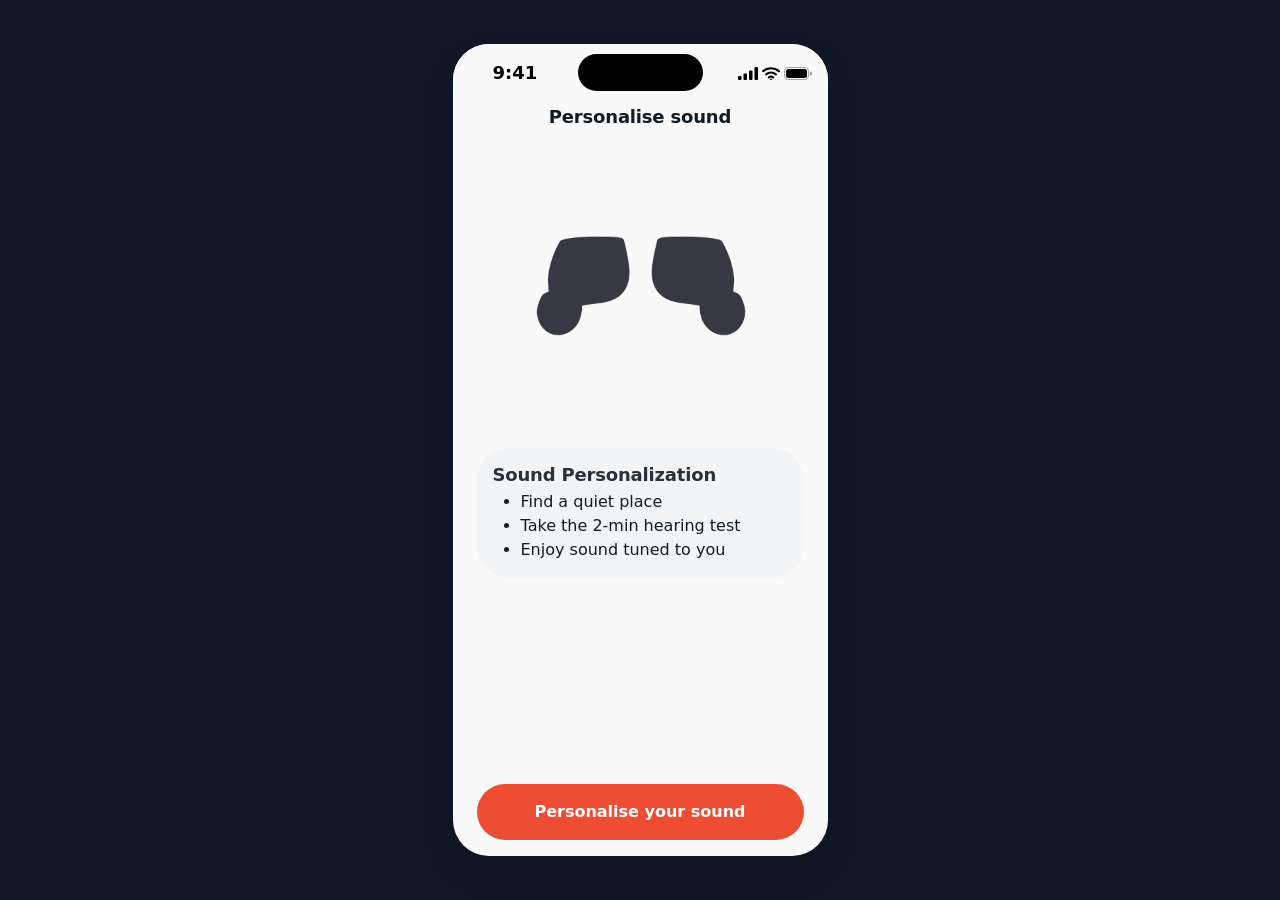
<file: index.html>
<!doctype html>
<html lang="en">
<head>
<meta charset="utf-8">
<meta http-equiv="refresh" content="0; url=./overview.html">
<title>Hearing Test</title>
</head>
<body><a href="./overview.html">Open the hearing test</a></body>
</html>
</file>
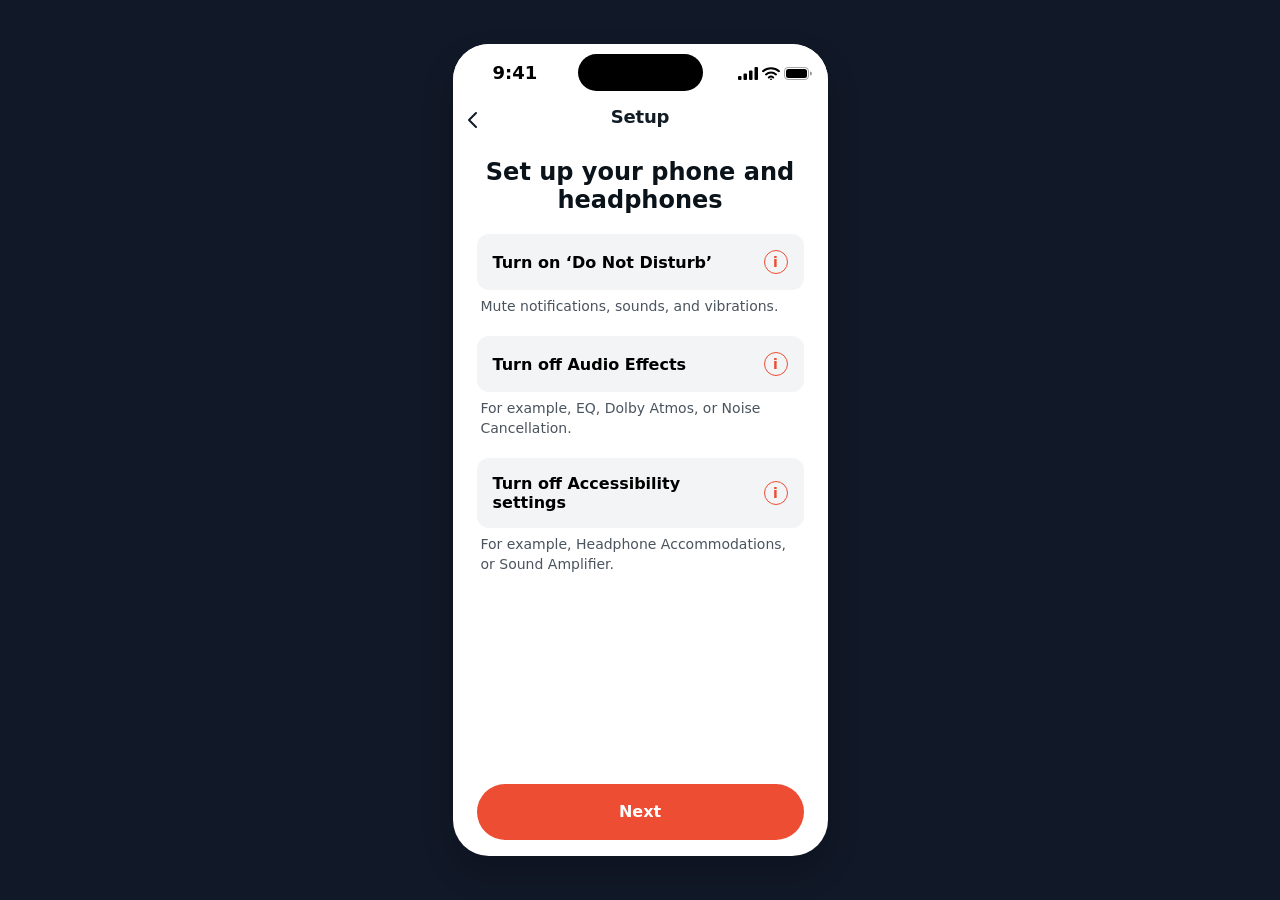
<file: device-setup.html>
<!doctype html>
<html lang="en">
<head>
<meta charset="utf-8">
<meta name="viewport" content="width=device-width,initial-scale=1,viewport-fit=cover">
<title>Set up your phone and headphones</title>
<link rel="icon" href="favicon.ico">
<link rel="stylesheet" href="app.css">
<style>:root{--screen:#FFFFFF;--nav:#FFFFFF}</style>
<style>.setup-row{margin-top:20px}.row{display:flex;align-items:center;width:100%;background:#F2F4F5;border:0;border-radius:12px;padding:16px;cursor:pointer;font-family:inherit;text-align:left;gap:8px}.row .h3{flex:1;font-size:16px}.info{width:24px;height:24px;flex:0 0 24px;border-radius:12px;border:1.5px solid #ED4D33;color:#ED4D33;font-weight:600;display:flex;align-items:center;justify-content:center;font-size:14px}.sub{margin:6px 4px 0}.sheet{position:absolute;inset:0;background:rgba(11,19,26,.5);display:flex;align-items:flex-end;z-index:5}.sheet[hidden]{display:none}.sheetbox{background:#fff;border-radius:24px 24px 0 0;padding:24px;width:100%;min-height:75%;overflow-y:auto}.close{align-self:flex-end;margin-left:auto;display:block;background:none;border:0;font-size:20px;color:#0B131A;cursor:pointer;padding:8px}.body{white-space:pre-line}</style></head>
<body>
<main class="device">
<header class="nav"><div class="sys"><span class="time">9:41</span><span class="icons"><svg width="20" height="13" viewBox="0 0 20 13" aria-hidden="true"><rect x="0" y="9" width="3.5" height="4" rx="1"/><rect x="5.5" y="6.5" width="3.5" height="6.5" rx="1"/><rect x="11" y="3.5" width="3.5" height="9.5" rx="1"/><rect x="16.5" y="0" width="3.5" height="13" rx="1"/></svg><svg width="18" height="13" viewBox="0 0 18 13" fill="none" stroke="#000" stroke-width="2" stroke-linecap="round" aria-hidden="true"><path d="M1 4.2A12 12 0 0 1 17 4.2"/><path d="M4 7.4A7.6 7.6 0 0 1 14 7.4"/><path d="M6.8 10.5A3.4 3.4 0 0 1 11.2 10.5"/><circle cx="9" cy="12.4" r=".9" fill="#000" stroke="none"/></svg><svg width="28" height="13" viewBox="0 0 28 13" aria-hidden="true"><rect x=".5" y=".5" width="24" height="12" rx="3.5" fill="none" stroke="#000" stroke-opacity=".35"/><rect x="2" y="2" width="21" height="9" rx="2.5"/><path d="M26 4.5v4a2 2 0 0 0 0-4z" fill-opacity=".4"/></svg></span><span class="island"></span></div><div class="titlerow"><h1 class="navtitle">Setup</h1><a class="back" href="./quiet-place.html" aria-label="Back"><svg width="24" height="24" viewBox="0 0 24 24" fill="none" stroke="#121C25" stroke-width="2" stroke-linecap="round" stroke-linejoin="round" aria-hidden="true"><path d="M15 5 8 12l7 7"/></svg></a></div></header><div class="content"><h2 class="h2 center">Set up your phone and headphones</h2><div class="setup-row"><button class="row" data-sheet="0"><span class="h3">Turn on ‘Do Not Disturb’</span><span class="info">i</span></button><p class="p2 sub">Mute notifications, sounds, and vibrations.</p></div><div class="setup-row"><button class="row" data-sheet="1"><span class="h3">Turn off Audio Effects</span><span class="info">i</span></button><p class="p2 sub">For example, EQ, Dolby Atmos, or Noise Cancellation.</p></div><div class="setup-row"><button class="row" data-sheet="2"><span class="h3">Turn off Accessibility settings</span><span class="info">i</span></button><p class="p2 sub">For example, Headphone Accommodations, or Sound Amplifier.</p></div></div><div class="bottom"><a class="btn" href="./practice.html">Next</a></div><section class="sheet" id="sheet0" hidden><div class="sheetbox"><button class="close" aria-label="Close">✕</button><h2 class="h2">Turn on ‘Do Not Disturb’</h2><p class="p1 mt16 body">Turning on Do Not Disturb mode minimizes distractions from notifications, calls, or alerts, ensuring accurate results and a smoother testing experience.

To find the ‘Do Not Disturb’ on your phone, follow these steps:

1. Open the search function on your phone.
2. Type ‘Do Not Disturb’ in the search bar.
3. The system will display the relevant option for you to enable the feature.</p></div></section><section class="sheet" id="sheet1" hidden><div class="sheetbox"><button class="close" aria-label="Close">✕</button><h2 class="h2">Turn off Audio Effects</h2><p class="p1 mt16 body">Audio Effects can affect sound quality and accuracy. We recommend disabling these features while performing the test, including those on your phone and headphones.

Some of these settings may be enabled by default. Refer to your device’s manual for more information.

Popular Audio Effects
• EQ (Equalizer)
• Dolby Atmos
• Spatial Audio
• Noise Cancellation
• Transparency
• Adaptive Audio
• Bass Boost & Surrounds Sound
• LDAC</p></div></section><section class="sheet" id="sheet2" hidden><div class="sheetbox"><button class="close" aria-label="Close">✕</button><h2 class="h2">Turn off Accessibility settings</h2><p class="p1 mt16 body">Accessibility settings can affect sound quality and accuracy. We recommend disabling these features while performing the test, including those on your phone and headphones.

Some of these settings may be enabled by default. Refer to your device’s manual for more information.

Popular Accessibility settings
• Headphones Accommodations
• Background Sounds
• Mono Audio
• Balance
• Volume Limit / Reduce Loud Audio
• Adapt Sound
• Sound Amplifier</p></div></section>
</main>
<script>

document.querySelectorAll('[data-sheet]').forEach(function(btn){
  btn.addEventListener('click',function(){
    document.getElementById('sheet'+btn.dataset.sheet).hidden=false;});});
document.querySelectorAll('.sheet').forEach(function(sheet){
  sheet.addEventListener('click',function(e){
    if(e.target===sheet||e.target.classList.contains('close'))sheet.hidden=true;});});

</script>
</body>
</html>
</file>
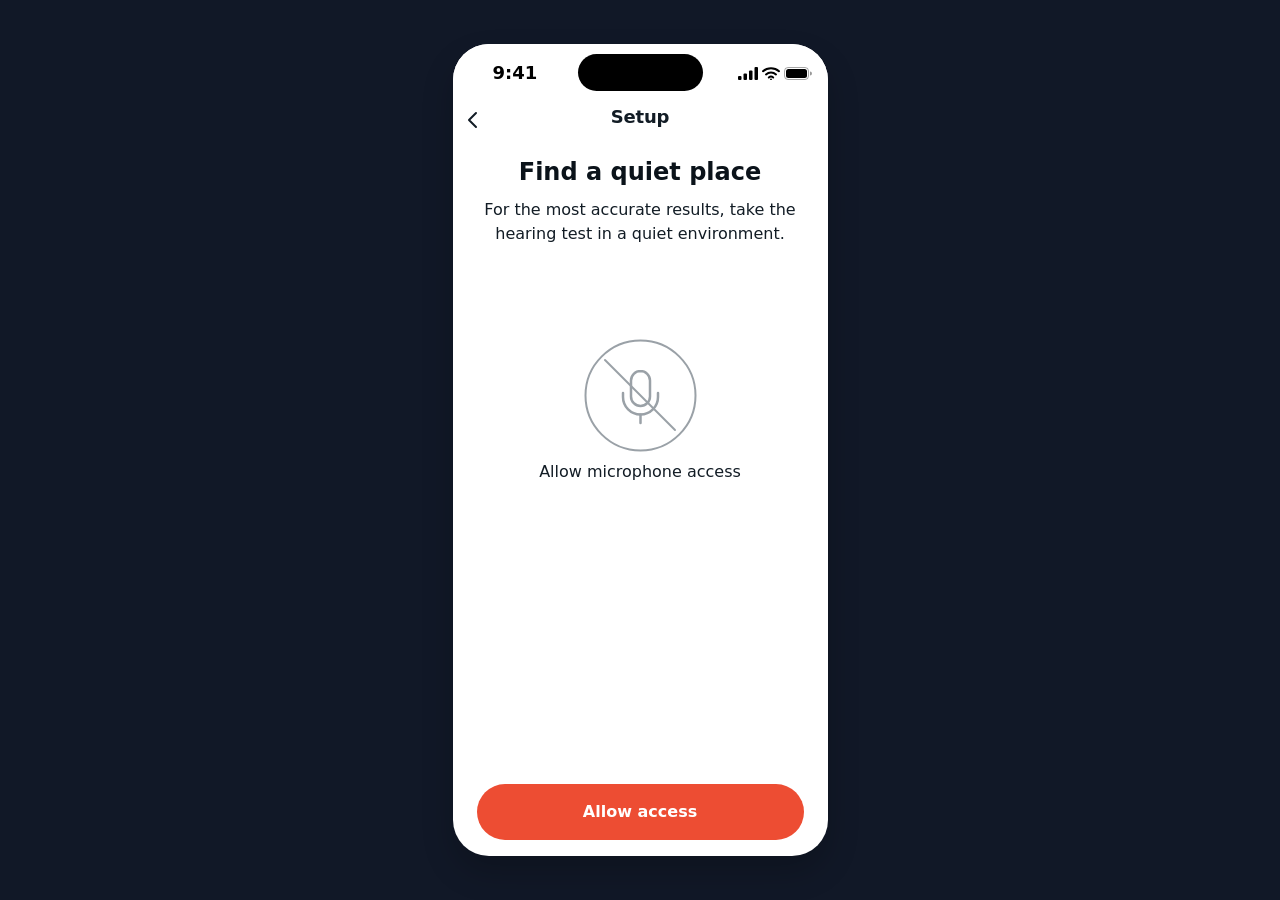
<file: microphone-access.html>
<!doctype html>
<html lang="en">
<head>
<meta charset="utf-8">
<meta name="viewport" content="width=device-width,initial-scale=1,viewport-fit=cover">
<title>Find a quiet place</title>
<link rel="icon" href="favicon.ico">
<link rel="stylesheet" href="app.css">
<style>:root{--screen:#FFFFFF;--nav:#FFFFFF}</style>
<style>.perm{margin-top:93px;display:flex;flex-direction:column;align-items:center}</style></head>
<body>
<main class="device">
<header class="nav"><div class="sys"><span class="time">9:41</span><span class="icons"><svg width="20" height="13" viewBox="0 0 20 13" aria-hidden="true"><rect x="0" y="9" width="3.5" height="4" rx="1"/><rect x="5.5" y="6.5" width="3.5" height="6.5" rx="1"/><rect x="11" y="3.5" width="3.5" height="9.5" rx="1"/><rect x="16.5" y="0" width="3.5" height="13" rx="1"/></svg><svg width="18" height="13" viewBox="0 0 18 13" fill="none" stroke="#000" stroke-width="2" stroke-linecap="round" aria-hidden="true"><path d="M1 4.2A12 12 0 0 1 17 4.2"/><path d="M4 7.4A7.6 7.6 0 0 1 14 7.4"/><path d="M6.8 10.5A3.4 3.4 0 0 1 11.2 10.5"/><circle cx="9" cy="12.4" r=".9" fill="#000" stroke="none"/></svg><svg width="28" height="13" viewBox="0 0 28 13" aria-hidden="true"><rect x=".5" y=".5" width="24" height="12" rx="3.5" fill="none" stroke="#000" stroke-opacity=".35"/><rect x="2" y="2" width="21" height="9" rx="2.5"/><path d="M26 4.5v4a2 2 0 0 0 0-4z" fill-opacity=".4"/></svg></span><span class="island"></span></div><div class="titlerow"><h1 class="navtitle">Setup</h1><a class="back" href="./overview.html" aria-label="Back"><svg width="24" height="24" viewBox="0 0 24 24" fill="none" stroke="#121C25" stroke-width="2" stroke-linecap="round" stroke-linejoin="round" aria-hidden="true"><path d="M15 5 8 12l7 7"/></svg></a></div></header><div class="content"><h2 class="h2 center">Find a quiet place</h2><p class="p1 center mt12">For the most accurate results, take the hearing test in a quiet environment.</p><div class="perm"><svg width="113" height="113" viewBox="0 0 113 113" fill="none" stroke="#9AA1A7" aria-hidden="true"><circle cx="56.5" cy="56.5" r="55" stroke-width="2"/><path d="M56.5 32c-5.2 0-9.5 4.3-9.5 9.5v16c0 5.2 4.3 9.5 9.5 9.5s9.5-4.3 9.5-9.5v-16c0-5.2-4.3-9.5-9.5-9.5z" stroke-width="2.5"/><path d="M39 54v4c0 9.7 7.8 17.5 17.5 17.5S74 67.7 74 58v-4" stroke-width="2.5" stroke-linecap="round"/><path d="M56.5 75.5V84" stroke-width="2.5" stroke-linecap="round"/><path d="M21 21 91 91" stroke-width="2" stroke-linecap="round"/></svg><p class="p1 mt8">Allow microphone access</p></div></div><div class="bottom"><a class="btn" href="./quiet-place.html">Allow access</a></div>
</main>
</body>
</html>
</file>
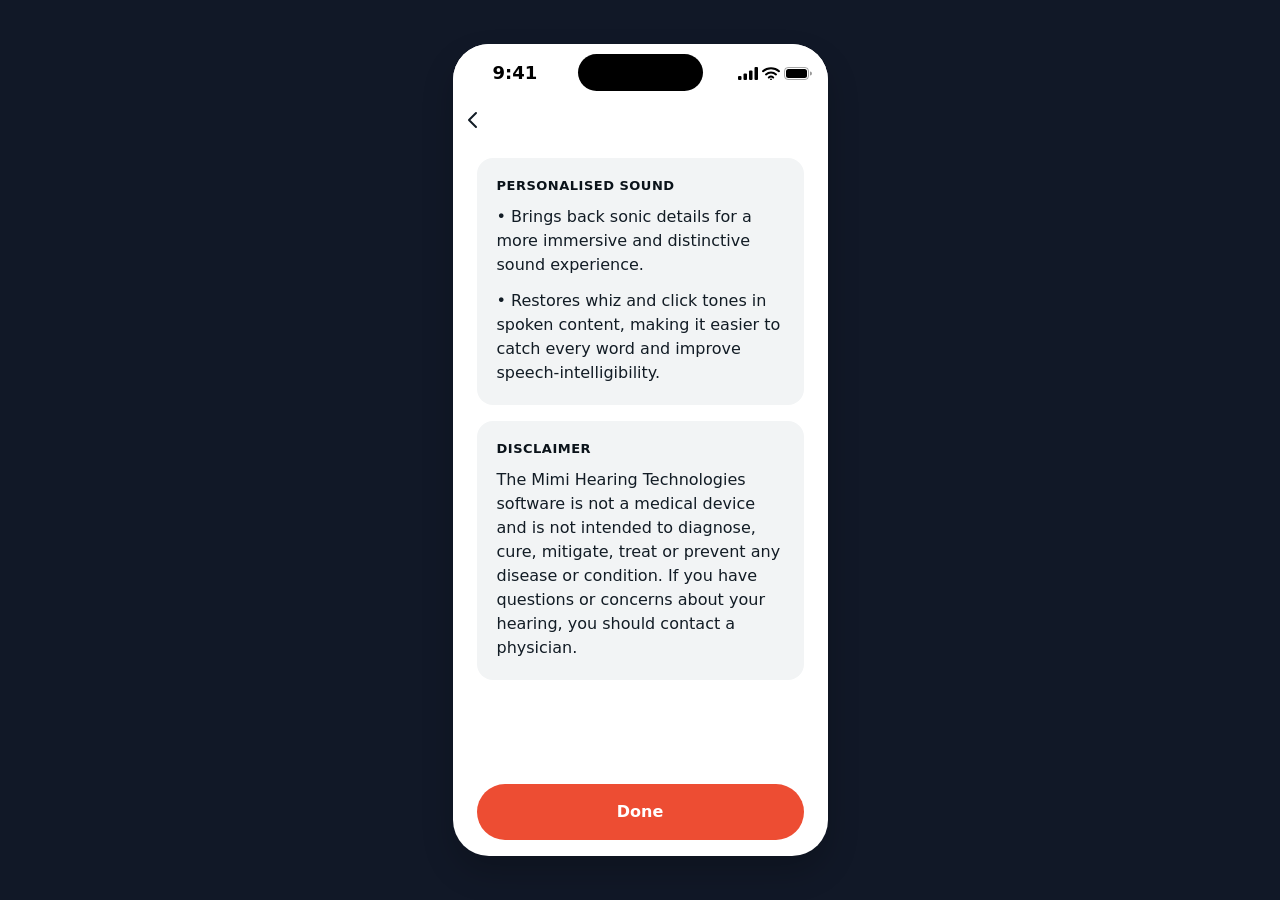
<file: more-info.html>
<!doctype html>
<html lang="en">
<head>
<meta charset="utf-8">
<meta name="viewport" content="width=device-width,initial-scale=1,viewport-fit=cover">
<title>More about hearing test</title>
<link rel="icon" href="favicon.ico">
<link rel="stylesheet" href="app.css">
<style>:root{--screen:#FFFFFF;--nav:#FFFFFF}</style>
<style>.infocard{background:#F2F4F5;border-radius:16px;padding:20px}.cardlabel{margin:0;font-size:13px;font-weight:700;letter-spacing:.5px;color:#0B131A}</style></head>
<body>
<main class="device">
<header class="nav"><div class="sys"><span class="time">9:41</span><span class="icons"><svg width="20" height="13" viewBox="0 0 20 13" aria-hidden="true"><rect x="0" y="9" width="3.5" height="4" rx="1"/><rect x="5.5" y="6.5" width="3.5" height="6.5" rx="1"/><rect x="11" y="3.5" width="3.5" height="9.5" rx="1"/><rect x="16.5" y="0" width="3.5" height="13" rx="1"/></svg><svg width="18" height="13" viewBox="0 0 18 13" fill="none" stroke="#000" stroke-width="2" stroke-linecap="round" aria-hidden="true"><path d="M1 4.2A12 12 0 0 1 17 4.2"/><path d="M4 7.4A7.6 7.6 0 0 1 14 7.4"/><path d="M6.8 10.5A3.4 3.4 0 0 1 11.2 10.5"/><circle cx="9" cy="12.4" r=".9" fill="#000" stroke="none"/></svg><svg width="28" height="13" viewBox="0 0 28 13" aria-hidden="true"><rect x=".5" y=".5" width="24" height="12" rx="3.5" fill="none" stroke="#000" stroke-opacity=".35"/><rect x="2" y="2" width="21" height="9" rx="2.5"/><path d="M26 4.5v4a2 2 0 0 0 0-4z" fill-opacity=".4"/></svg></span><span class="island"></span></div><div class="titlerow"><span class="navtitle"></span><button class="back" aria-label="Back" onclick="history.back()"><svg width="24" height="24" viewBox="0 0 24 24" fill="none" stroke="#121C25" stroke-width="2" stroke-linecap="round" stroke-linejoin="round" aria-hidden="true"><path d="M15 5 8 12l7 7"/></svg></button></div></header><div class="content"><section class="infocard"><h2 class="cardlabel">PERSONALISED SOUND</h2><p class="p1 mt12">• Brings back sonic details for a more immersive and distinctive sound experience.</p><p class="p1 mt12">• Restores whiz and click tones in spoken content, making it easier to catch every word and improve speech-intelligibility.</p></section><section class="infocard mt16"><h2 class="cardlabel">DISCLAIMER</h2><p class="p1 mt12">The Mimi Hearing Technologies software is not a medical device and is not intended to diagnose, cure, mitigate, treat or prevent any disease or condition. If you have questions or concerns about your hearing, you should contact a physician.</p></section></div><div class="bottom"><button class="btn" onclick="history.back()">Done</button></div>
</main>
</body>
</html>
</file>
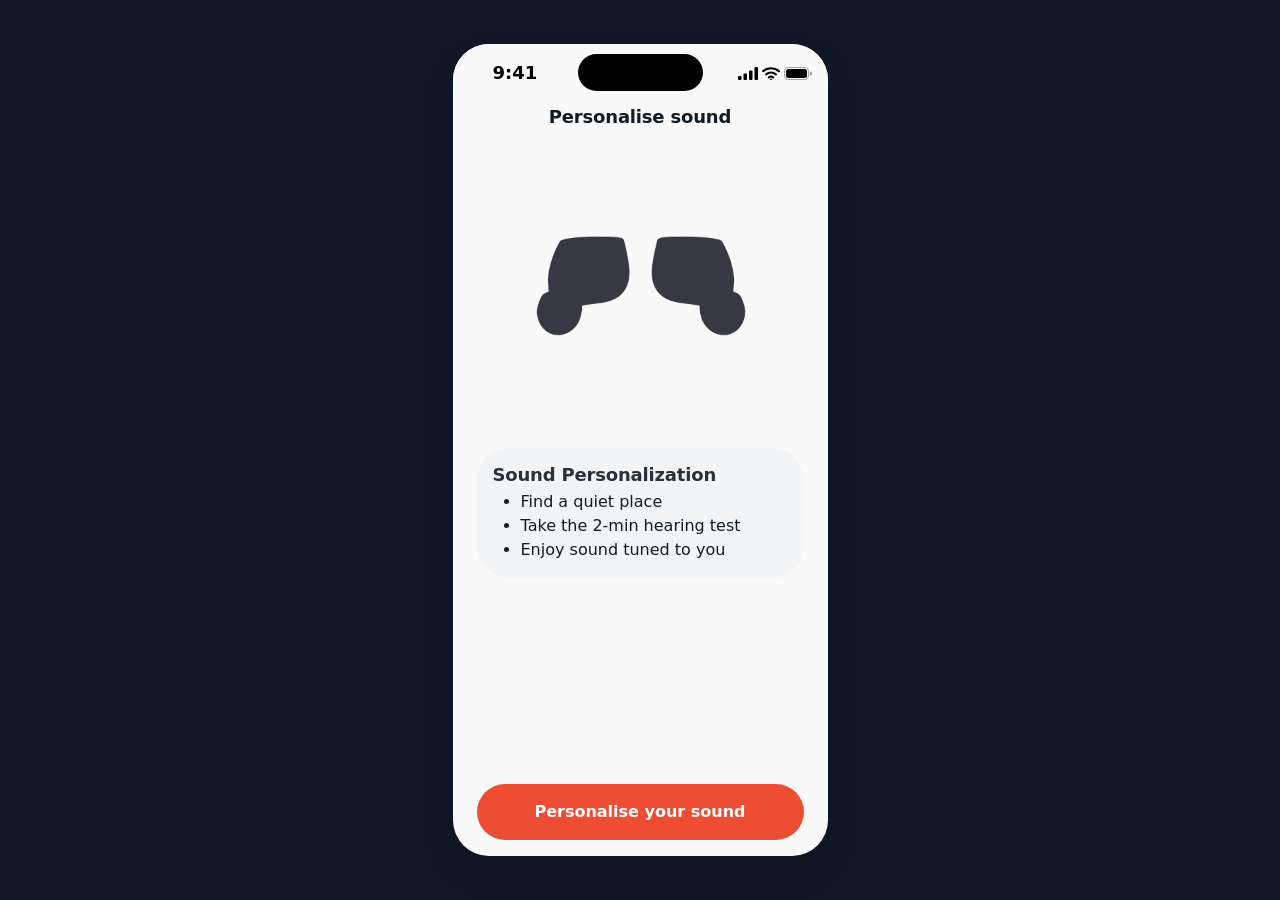
<file: overview.html>
<!doctype html>
<html lang="en">
<head>
<meta charset="utf-8">
<meta name="viewport" content="width=device-width,initial-scale=1,viewport-fit=cover">
<title>Personalise sound</title>
<link rel="icon" href="favicon.ico">
<link rel="stylesheet" href="app.css">
<style>:root{--screen:#F9F9F9;--nav:#F9F9F9}</style>
<style>.hero{height:298px;display:flex;justify-content:center;flex:0 0 auto}.vis{width:375px;height:298px;position:relative}.vis video{position:absolute;left:36.87px;top:.59px;width:301.25px;height:296.48px;object-fit:cover;pointer-events:none;mix-blend-mode:darken}.bud{position:absolute;top:83.76px}.bud.l{left:77.21px;width:100.75px;height:117.8px}.bud.r{left:198.1px;width:98.98px;height:117.8px}.cardwrap{padding:8px 24px;flex:0 0 auto}.card{background:#F2F4F5;border-radius:32px;padding:16px}.cardtitle{margin:0;font-size:18px;font-weight:600;line-height:1.2;letter-spacing:-.18px;color:#121D26;opacity:.9}.steps{margin:4px 0 0;padding-left:28px;list-style:disc}.steps li{font-size:16px;line-height:24px;color:#121C25}</style></head>
<body>
<main class="device">
<header class="nav"><div class="sys"><span class="time">9:41</span><span class="icons"><svg width="20" height="13" viewBox="0 0 20 13" aria-hidden="true"><rect x="0" y="9" width="3.5" height="4" rx="1"/><rect x="5.5" y="6.5" width="3.5" height="6.5" rx="1"/><rect x="11" y="3.5" width="3.5" height="9.5" rx="1"/><rect x="16.5" y="0" width="3.5" height="13" rx="1"/></svg><svg width="18" height="13" viewBox="0 0 18 13" fill="none" stroke="#000" stroke-width="2" stroke-linecap="round" aria-hidden="true"><path d="M1 4.2A12 12 0 0 1 17 4.2"/><path d="M4 7.4A7.6 7.6 0 0 1 14 7.4"/><path d="M6.8 10.5A3.4 3.4 0 0 1 11.2 10.5"/><circle cx="9" cy="12.4" r=".9" fill="#000" stroke="none"/></svg><svg width="28" height="13" viewBox="0 0 28 13" aria-hidden="true"><rect x=".5" y=".5" width="24" height="12" rx="3.5" fill="none" stroke="#000" stroke-opacity=".35"/><rect x="2" y="2" width="21" height="9" rx="2.5"/><path d="M26 4.5v4a2 2 0 0 0 0-4z" fill-opacity=".4"/></svg></span><span class="island"></span></div><div class="titlerow"><h1 class="navtitle">Personalise sound</h1></div></header><div class="content flush"><div class="hero"><div class="vis"><video src="./assets/video/hearing-profile-loop.mp4" autoplay loop muted playsinline aria-hidden="true"></video><img class="bud l" src="./assets/images/earbud-left.png" alt=""><img class="bud r" src="./assets/images/earbud-right.png" alt="Wireless earbuds"></div></div><div class="cardwrap"><div class="card"><h2 class="cardtitle">Sound Personalization</h2><ul class="steps"><li>Find a quiet place</li><li>Take the 2-min hearing test</li><li>Enjoy sound tuned to you</li></ul></div></div><div class="spacer"></div></div><div class="bottom"><a class="btn" href="./microphone-access.html">Personalise your sound</a></div>
</main>
</body>
</html>
</file>
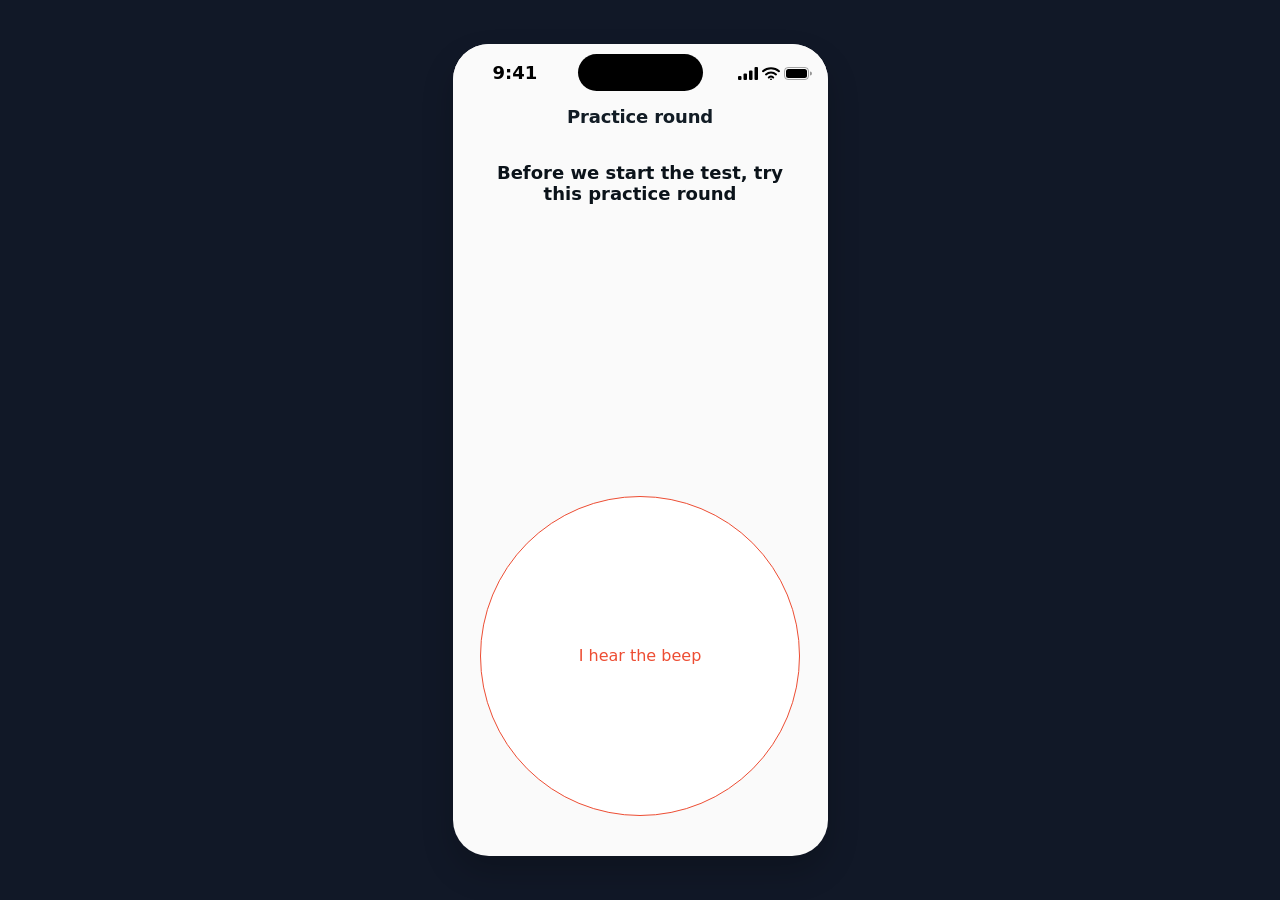
<file: practice.html>
<!doctype html>
<html lang="en">
<head>
<meta charset="utf-8">
<meta name="viewport" content="width=device-width,initial-scale=1,viewport-fit=cover">
<title>Practice round</title>
<link rel="icon" href="favicon.ico">
<link rel="stylesheet" href="app.css">
<style>:root{--screen:#FAFAFA;--nav:#FAFAFA}</style>
<style>
.stage{flex:1;display:flex;flex-direction:column;justify-content:flex-end;align-items:center;padding-bottom:40px;min-height:0}
.beep{width:320px;height:320px;max-width:88vw;max-height:88vw;border-radius:50%;border:1.5px solid #ED4D33;
 background:#fff;color:#ED4D33;font-family:inherit;font-size:16px;font-weight:500;line-height:1;cursor:pointer;
 display:flex;align-items:center;justify-content:center;user-select:none;-webkit-user-select:none;touch-action:none}
.beep.down{background:#ED4D33;color:#fff}
.count{flex:1;display:flex;align-items:center;justify-content:center;font-size:80px;font-weight:700;color:#ED4D33}
.track{height:4px;background:#C9CED2;flex:0 0 4px}
.fill{height:4px;background:#ED4D33;width:4%;transition:width .2s}
.top{padding:20px 24px 0;flex:0 0 auto}
.gate{position:absolute;inset:0;background:rgba(250,250,250,.94);display:flex;align-items:center;
 justify-content:center;z-index:5}
.gate[hidden]{display:none}
</style></head>
<body>
<main class="device">
<header class="nav"><div class="sys"><span class="time">9:41</span><span class="icons"><svg width="20" height="13" viewBox="0 0 20 13" aria-hidden="true"><rect x="0" y="9" width="3.5" height="4" rx="1"/><rect x="5.5" y="6.5" width="3.5" height="6.5" rx="1"/><rect x="11" y="3.5" width="3.5" height="9.5" rx="1"/><rect x="16.5" y="0" width="3.5" height="13" rx="1"/></svg><svg width="18" height="13" viewBox="0 0 18 13" fill="none" stroke="#000" stroke-width="2" stroke-linecap="round" aria-hidden="true"><path d="M1 4.2A12 12 0 0 1 17 4.2"/><path d="M4 7.4A7.6 7.6 0 0 1 14 7.4"/><path d="M6.8 10.5A3.4 3.4 0 0 1 11.2 10.5"/><circle cx="9" cy="12.4" r=".9" fill="#000" stroke="none"/></svg><svg width="28" height="13" viewBox="0 0 28 13" aria-hidden="true"><rect x=".5" y=".5" width="24" height="12" rx="3.5" fill="none" stroke="#000" stroke-opacity=".35"/><rect x="2" y="2" width="21" height="9" rx="2.5"/><path d="M26 4.5v4a2 2 0 0 0 0-4z" fill-opacity=".4"/></svg></span><span class="island"></span></div><div class="titlerow"><h1 class="navtitle">Practice round</h1></div></header><div class="content flush"><div class="top"><h2 class="h3 center" id="head">Before we start the test, try this practice round</h2><p class="p2 center mt8" id="sub" hidden></p></div><div class="stage" id="stage"><button class="beep" id="beep">I hear the beep</button></div></div>
</main>
<script>

var TONE_MS=1200;
var TRIALS=[{f:500,v:1},{f:500,v:.25},{f:1000,v:1},{f:1000,v:.25},
            {f:2000,v:1},{f:2000,v:.25},{f:4000,v:1},{f:4000,v:.25}];
var ctx=null;
function audio(){if(!ctx){var C=window.AudioContext||window.webkitAudioContext;if(C)ctx=new C;}
  if(ctx&&ctx.resume)ctx.resume().catch(function(){});return ctx;}
function beep(freq,vol){return new Promise(function(done){
  var c=audio();if(!c){setTimeout(done,TONE_MS);return;}
  var osc=c.createOscillator(),gain=c.createGain(),ended=false;
  function stop(){if(ended)return;ended=true;try{osc.stop()}catch(e){}
    try{osc.disconnect();gain.disconnect()}catch(e){}done();}
  osc.type='sine';osc.frequency.value=freq;
  gain.gain.value=.2*Math.max(0,Math.min(1,vol));
  osc.connect(gain);gain.connect(c.destination);osc.onended=stop;osc.start();
  setTimeout(stop,TONE_MS);});}
function scoreFromHeard(h){var out=[];for(var i=0;i<4;i++){
  out.push((h[2*i]?.5:0)+(h[2*i+1]?.5:0));}return out;}
function wait(ms){return new Promise(function(r){setTimeout(r,ms)});}
function ensureAudio(){return new Promise(function(res){
  var c=audio();
  if(!c||c.state==='running')return res();
  var done=function(){res();};
  var p=c.resume?c.resume():null;
  if(p&&p.then)p.then(done,function(){});
  setTimeout(function(){
    if(c.state==='running')return done();
    var gate=document.getElementById('gate');
    if(gate)gate.hidden=false;
    var go=function(){
      document.removeEventListener('pointerdown',go);
      if(gate)gate.hidden=true;
      var q=c.resume?c.resume():null;
      if(q&&q.then)q.then(done,done);else done();};
    document.addEventListener('pointerdown',go);
  },120);});}

var head=document.getElementById('head'),sub=document.getElementById('sub'),
    stage=document.getElementById('stage'),navTitle=document.querySelector('.navtitle'),
    state='intro',down=false,heard=false;
var beepBtn=document.getElementById('beep');
function hold(on){down=on;beepBtn.classList.toggle('down',on);}
beepBtn.addEventListener('pointerdown',function(e){e.preventDefault();
  if(state==='intro'){run();return;} hold(true);});
window.addEventListener('pointerup',function(){if(down)hold(false);});
function render(){
  navTitle.textContent = state==='success' ? 'Practice round complete' : 'Practice round';
  if(state==='success'){
    head.textContent='Well done, you’re ready for the test';
    sub.textContent='Don’t worry about your reaction time, we take this into account.';sub.hidden=false;
    stage.innerHTML='<div style="width:100%;padding:0 24px">'+
      '<a class="btn" href="./test/left.html">Start test</a></div>';
  }else if(state==='fail'){
    head.textContent='Keep the button pressed';sub.hidden=true;
    stage.innerHTML='<div style="width:100%;padding:0 24px">'+
      '<button class="btn" id="again">Try again</button></div>';
    document.getElementById('again').addEventListener('click',function(){
      stage.innerHTML='';stage.appendChild(beepBtn);run();});
  }else{
    head.textContent = state==='intro'
      ? 'Before we start the test, try this practice round'
      : 'Keep the button pressed while you hear the beep';
    sub.hidden=true;
  }
}
async function run(){
  state='waiting';heard=false;render();
  await wait(1500+1500*Math.random());
  state='beeping';render();
  var poll=setInterval(function(){if(down)heard=true;},50);
  await beep(1000,1);
  clearInterval(poll);
  state=heard?'success':'fail';render();
}
render();

</script>
</body>
</html>
</file>
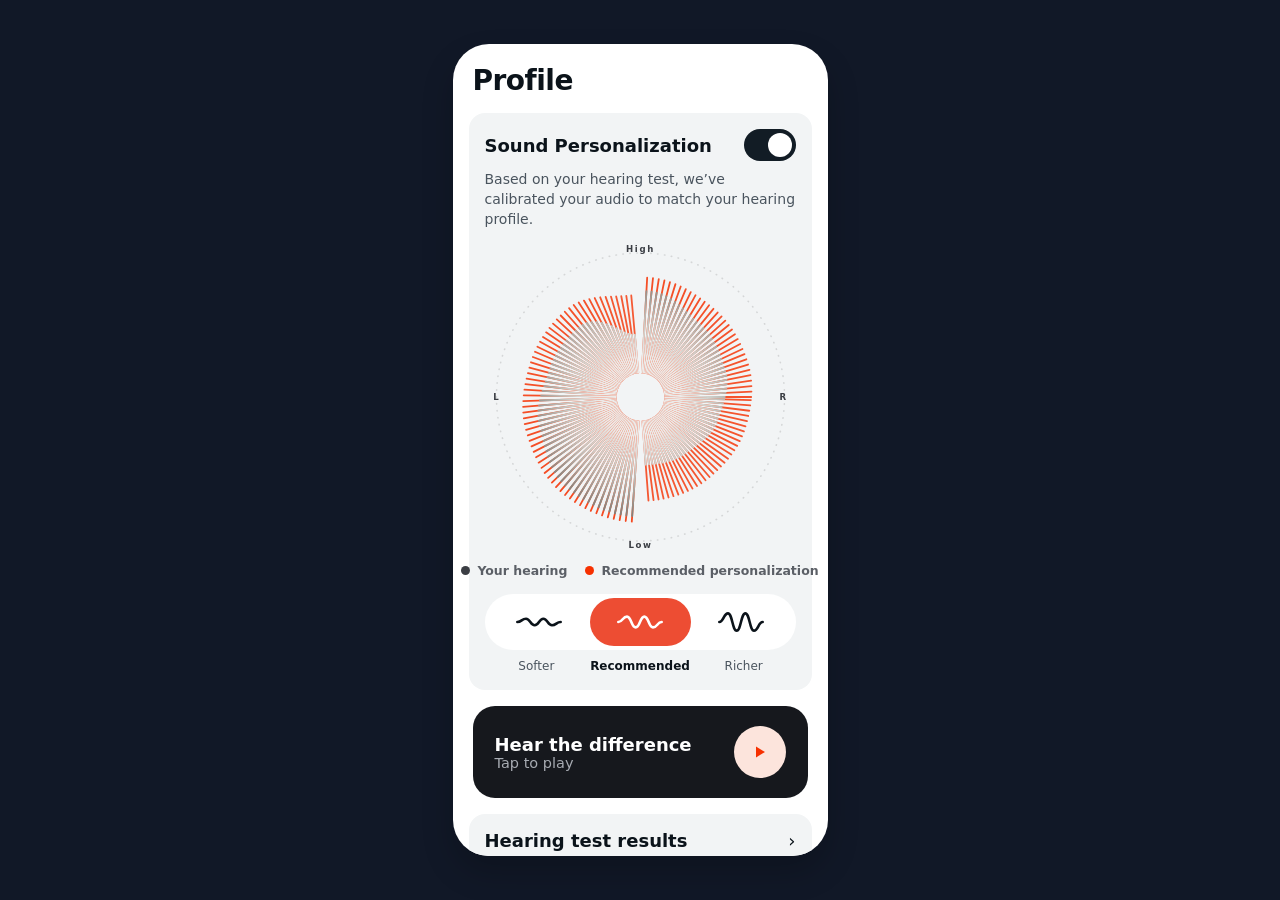
<file: profile-a.html>
<!doctype html>
<html lang="en">
<head>
<meta charset="utf-8">
<meta name="viewport" content="width=device-width,initial-scale=1,viewport-fit=cover">
<title>Profile</title>
<link rel="icon" href="favicon.ico">
<link rel="stylesheet" href="app.css">
<style>:root{--screen:#FFFFFF;--nav:#FFFFFF}</style>
<style>.pcard{display:block;background:#F2F4F5;border-radius:16px;padding:16px;margin:16px -4px 0;color:inherit;text-decoration:none}.rowb{display:flex;align-items:center;justify-content:space-between}.toggle{width:52px;height:32px;border-radius:16px;padding:4px;border:0;background:#C9CED2;cursor:pointer;display:flex;align-items:center;justify-content:flex-start}.toggle.on{background:#121C25;justify-content:flex-end}.thumb{width:24px;height:24px;border-radius:12px;background:#fff;display:block}.viz svg{display:block;animation:vizin .7s cubic-bezier(.2,.7,.3,1) both}@keyframes vizin{from{opacity:0;transform:scale(.85)}to{opacity:1;transform:none}}.vlab{font-size:10.5px;font-weight:700;letter-spacing:2px;fill:#3B3E44}.legend{display:flex;justify-content:center;gap:18px;margin-top:6px}.li{display:flex;align-items:center;gap:7px;font-size:12.5px;font-weight:600;color:#5B5F66;white-space:nowrap}.li i{width:9px;height:9px;border-radius:4.5px;display:block;flex:0 0 9px}.li[hidden]{display:none}.seg{display:flex;background:#fff;border-radius:28px;margin-top:16px;padding:4px}.seg button{flex:1;height:48px;border-radius:24px;border:0;background:none;color:#0B131A;display:flex;align-items:center;justify-content:center;cursor:pointer}.seg button.on{background:#ED4D33;color:#fff}.seglab{display:flex;margin-top:8px}.seglab span{flex:1;text-align:center;font-size:12px;line-height:16px;color:#4A545E}.seglab span.on{color:#0B131A;font-weight:600}.playbar{display:flex;align-items:center;justify-content:space-between;background:#16181D;border-radius:22px;padding:20px 22px;margin-top:16px;border:0;width:100%%;cursor:pointer;font-family:inherit}.playtitle{font-size:18px;font-weight:700;color:#fff}.playsub{font-size:14.5px;color:#A7ABB2}.playicon{width:52px;height:52px;flex:0 0 52px;border-radius:26px;background:#FCE4DC;display:flex;align-items:center;justify-content:center}.rescard .block{display:block;margin:6px 0 12px}.chev{font-size:18px}</style></head>
<body>
<main class="device">
<div class="content" style="padding:20px 20px 24px;overflow-y:auto"><h1 class="h1">Profile</h1><section class="pcard"><div class="rowb"><h2 class="h3">Sound Personalization</h2><button class="toggle on" id="toggle" role="switch" aria-checked="true" aria-label="Sound Personalization"><span class="thumb"></span></button></div><p class="p2 mt8">Based on your hearing test, we’ve calibrated your audio to match your hearing profile.</p><div class="viz mt8"><svg id="viz" viewBox="0 0 380 380" width="100%" height="320" aria-hidden="true"><defs><radialGradient id="pd" cx="190" cy="190" r="205" gradientUnits="userSpaceOnUse"><stop offset="0.24" stop-color="#ECEBE9"/><stop offset="0.42" stop-color="#CDCEC9"/><stop offset="0.68" stop-color="#8A867F"/><stop offset="0.90" stop-color="#5B5F66"/><stop offset="1" stop-color="#3B3E44"/></radialGradient></defs><circle cx="190" cy="190" r="176" fill="none" stroke="#000" stroke-opacity=".12" stroke-width="2" stroke-dasharray="0.5 8" stroke-linecap="round"/><g id="threads"></g><text x="190" y="13" text-anchor="middle" class="vlab">High</text><text x="190" y="375" text-anchor="middle" class="vlab">Low</text><text x="10" y="194" text-anchor="start" class="vlab">L</text><text x="370" y="194" text-anchor="end" class="vlab">R</text></svg><div class="legend"><span class="li"><i style="background:#3B3E44"></i>Your hearing</span><span class="li" id="aidleg"><i style="background:#F63000"></i><span id="aidtext">Recommended personalization</span></span></div></div><div class="seg" id="seg"><button data-k="softer" aria-label="Softer"><svg width="46" height="26" viewBox="0 0 42 24" fill="none"><path d="M1 12 C5 12 5 9 9 9 C13 9 13 15 17 15 C21 15 21 9 25 9 C29 9 29 15 33 15 C37 15 37 12 41 12" stroke="currentColor" stroke-width="2.4" stroke-linecap="round" stroke-linejoin="round"/></svg></button><button data-k="recommended" aria-label="Recommended" class="on"><svg width="46" height="26" viewBox="0 0 42 24" fill="none"><path d="M1 12 C5 12 5 7 9 7 C13 7 13 17 17 17 C21 17 21 7 25 7 C29 7 29 17 33 17 C37 17 37 12 41 12" stroke="currentColor" stroke-width="2.4" stroke-linecap="round" stroke-linejoin="round"/></svg></button><button data-k="richer" aria-label="Richer"><svg width="46" height="26" viewBox="0 0 42 24" fill="none"><path d="M1 12 C5 12 5 4 9 4 C13 4 13 20 17 20 C21 20 21 4 25 4 C29 4 29 20 33 20 C37 20 37 12 41 12" stroke="currentColor" stroke-width="2.4" stroke-linecap="round" stroke-linejoin="round"/></svg></button></div><div class="seglab"><span>Softer</span><span class="on">Recommended</span><span>Richer</span></div></section><button class="playbar" id="play"><span style="flex:1;text-align:left"><span class="playtitle">Hear the difference</span><br><span class="playsub" id="playsub">Tap to play</span></span><span class="playicon" id="playicon"><svg width="16" height="16" viewBox="0 0 16 16"><path d="M4 2.5v11l9-5.5z" fill="#F63000"/></svg></span></button><a class="pcard rescard" href="./results.html"><span class="rowb"><span class="h3">Hearing test results</span><span class="chev">›</span></span><span class="p2 block">Look at how sound personalization tailors the stereo to your unique hearing ability.</span><div><svg class="chart" width="100%" height="140" viewBox="0 0 320 140" preserveAspectRatio="none" aria-hidden="true"><defs><linearGradient id="g140L" x1="0" y1="0" x2="0" y2="1"><stop offset="0" stop-color="#5857E5" stop-opacity=".25"/><stop offset="1" stop-color="#5857E5" stop-opacity=".02"/></linearGradient><linearGradient id="g140R" x1="0" y1="0" x2="0" y2="1"><stop offset="0" stop-color="#0B131A" stop-opacity=".2"/><stop offset="1" stop-color="#0B131A" stop-opacity=".02"/></linearGradient></defs><g data-ear="right"><path d="M 0.0 88.6 L 64.0 83.9 L 128.0 74.6 L 192.0 65.4 L 256.0 59.6 L 320.0 45.6 L 320 140 L 0 140 Z" fill="url(#g140R)"/><path d="M 0.0 88.6 L 64.0 83.9 L 128.0 74.6 L 192.0 65.4 L 256.0 59.6 L 320.0 45.6" stroke="#0B131A" stroke-width="2.5" fill="none"/></g><g data-ear="left"><path d="M 0.0 30.6 L 64.0 34.0 L 128.0 46.8 L 192.0 58.4 L 256.0 60.7 L 320.0 94.4 L 320 140 L 0 140 Z" fill="url(#g140L)"/><path d="M 0.0 30.6 L 64.0 34.0 L 128.0 46.8 L 192.0 58.4 L 256.0 60.7 L 320.0 94.4" stroke="#5857E5" stroke-width="2.5" fill="none"/></g></svg><div class="xlab"><span class="p2">Low tones</span><span class="p2">Mid tones</span><span class="p2">High tones</span></div></div></a><a class="btn secondary mt24" href="./quiet-place.html">Test your ears again</a><a class="btn ghost mt4" href="./index.html">Reset</a></div>
</main>
<script>

// ---- hearing-profile sunburst -------------------------------------------
// Ported from the Viz component of the Expo build (variant "threads").
var DEMO_LEFT=[.84,.81,.70,.60,.58,.29],DEMO_RIGHT=[.34,.38,.46,.54,.59,.71];
var STEP=2.8,SW=2.2,RIN=30,TMIN=10,TMAX=136,CX=190,CY=190;
var AMOUNT={softer:.4,recommended:.7,richer:1};
function clamp(v){return Math.max(.06,Math.min(1,v))}
function aided(v){return clamp(v+.85*(.93-v))}
function fanRight(a){var n=a.length;return a.map(function(v,i){
  return {ang:168*i/(n-1)-84,s:clamp(v)};});}
function fanLeft(a){var n=a.length;return a.map(function(v,i){
  return {ang:96+168*i/(n-1),s:clamp(a[n-1-i])};});}
function sample(pts,ang){
  if(ang<=pts[0].ang)return pts[0].s;
  var last=pts[pts.length-1];
  if(ang>=last.ang)return last.s;
  for(var i=0;i<pts.length-1;i++){
    var p=pts[i],q=pts[i+1];
    if(ang>=p.ang&&ang<=q.ang){
      var t=(ang-p.ang)/(q.ang-p.ang);t=t*t*(3-2*t);
      return p.s+(q.s-p.s)*t;}}
  return pts[0].s;}
var L=fanLeft(DEMO_LEFT),R=fanRight(DEMO_RIGHT),
    LA=fanLeft(DEMO_LEFT.map(aided)),RA=fanRight(DEMO_RIGHT.map(aided));
var host=document.getElementById('threads');
function draw(amt){
  var out=[];
  for(var a=0;a<360;a+=STEP){
    var dTop=Math.min(Math.abs(a-90),360-Math.abs(a-90));
    var dBot=Math.min(Math.abs(a-270),360-Math.abs(a-270));
    if(dTop<STEP||dBot<STEP)continue;
    var base,aid;
    if(a<90||a>270){var e=a>180?a-360:a;base=sample(R,e);aid=sample(RA,e);}
    else{base=sample(L,a);aid=sample(LA,a);}
    var mix=base+(aid-base)*amt;
    var rad=a*Math.PI/180,cos=Math.cos(rad),sin=Math.sin(rad);
    var lenB=TMIN+base*(TMAX-TMIN),lenA=TMIN+mix*(TMAX-TMIN);
    var x1=CX+RIN*cos,y1=CY-RIN*sin;
    if(amt>0&&lenA>lenB+4){
      out.push('<line x1="'+x1.toFixed(2)+'" y1="'+y1.toFixed(2)+'" x2="'+(CX+(RIN+lenA)*cos).toFixed(2)+
        '" y2="'+(CY-(RIN+lenA)*sin).toFixed(2)+'" stroke="#F63000" stroke-width="'+SW+
        '" stroke-linecap="round" opacity="'+(.55+.35*mix).toFixed(3)+'"/>');}
    out.push('<line x1="'+x1.toFixed(2)+'" y1="'+y1.toFixed(2)+'" x2="'+(CX+(RIN+lenB)*cos).toFixed(2)+
      '" y2="'+(CY-(RIN+lenB)*sin).toFixed(2)+'" stroke="url(#pd)" stroke-width="'+SW+'" stroke-linecap="round"/>');
  }
  host.innerHTML=out.join('');}
var preset='recommended',on=true,current=0,raf=null;
function target(){return on?AMOUNT[preset]:0;}
function animate(){
  var from=current,to=target(),t0=Date.now();
  if(raf)cancelAnimationFrame(raf);
  if(Math.abs(to-from)<.001){current=to;draw(current);return;}
  (function tick(){
    var p=Math.min(1,(Date.now()-t0)/560);
    current=from+(to-from)*(p*p*(3-2*p));
    draw(current);
    if(p<1)raf=requestAnimationFrame(tick);})();}
function syncLegend(){
  document.getElementById('aidleg').hidden=!on;
  document.getElementById('aidtext').textContent=
    preset.charAt(0).toUpperCase()+preset.slice(1)+' personalization';}
current=target();draw(current);syncLegend();

var t=document.getElementById('toggle');
t.addEventListener('click',function(){
  on=t.classList.toggle('on');t.setAttribute('aria-checked',String(on));
  syncLegend();animate();});
var labels=document.querySelectorAll('.seglab span');
document.querySelectorAll('.seg button').forEach(function(b,i){
  b.addEventListener('click',function(){
    document.querySelectorAll('.seg button').forEach(function(x){x.classList.remove('on')});
    labels.forEach(function(x){x.classList.remove('on')});
    b.classList.add('on');labels[i].classList.add('on');
    preset=b.dataset.k;syncLegend();animate();});});
var playing=false,sub=document.getElementById('playsub'),icon=document.getElementById('playicon'),
    sound=new Audio('./assets/Denon_Daidaiiro_FitTestTone@0183.wav');
sound.preload='auto';
function setPlaying(next){
  playing=next;
  sub.textContent=playing?'Pause':'Tap to play';
  icon.innerHTML=playing
    ?'<svg width="16" height="16" viewBox="0 0 16 16"><rect x="3" y="2" width="3.6" height="12" rx="1.2" fill="#F63000"/><rect x="9.4" y="2" width="3.6" height="12" rx="1.2" fill="#F63000"/></svg>'
    :'<svg width="16" height="16" viewBox="0 0 16 16"><path d="M4 2.5v11l9-5.5z" fill="#F63000"/></svg>';
}
sound.addEventListener('ended',function(){setPlaying(false);});
sound.addEventListener('error',function(){setPlaying(false);});
document.getElementById('play').addEventListener('click',function(){
  if(playing){sound.pause();setPlaying(false);return;}
  sound.currentTime=0;
  sound.play().then(function(){setPlaying(true);}).catch(function(){setPlaying(false);});
});

</script>
</body>
</html>
</file>
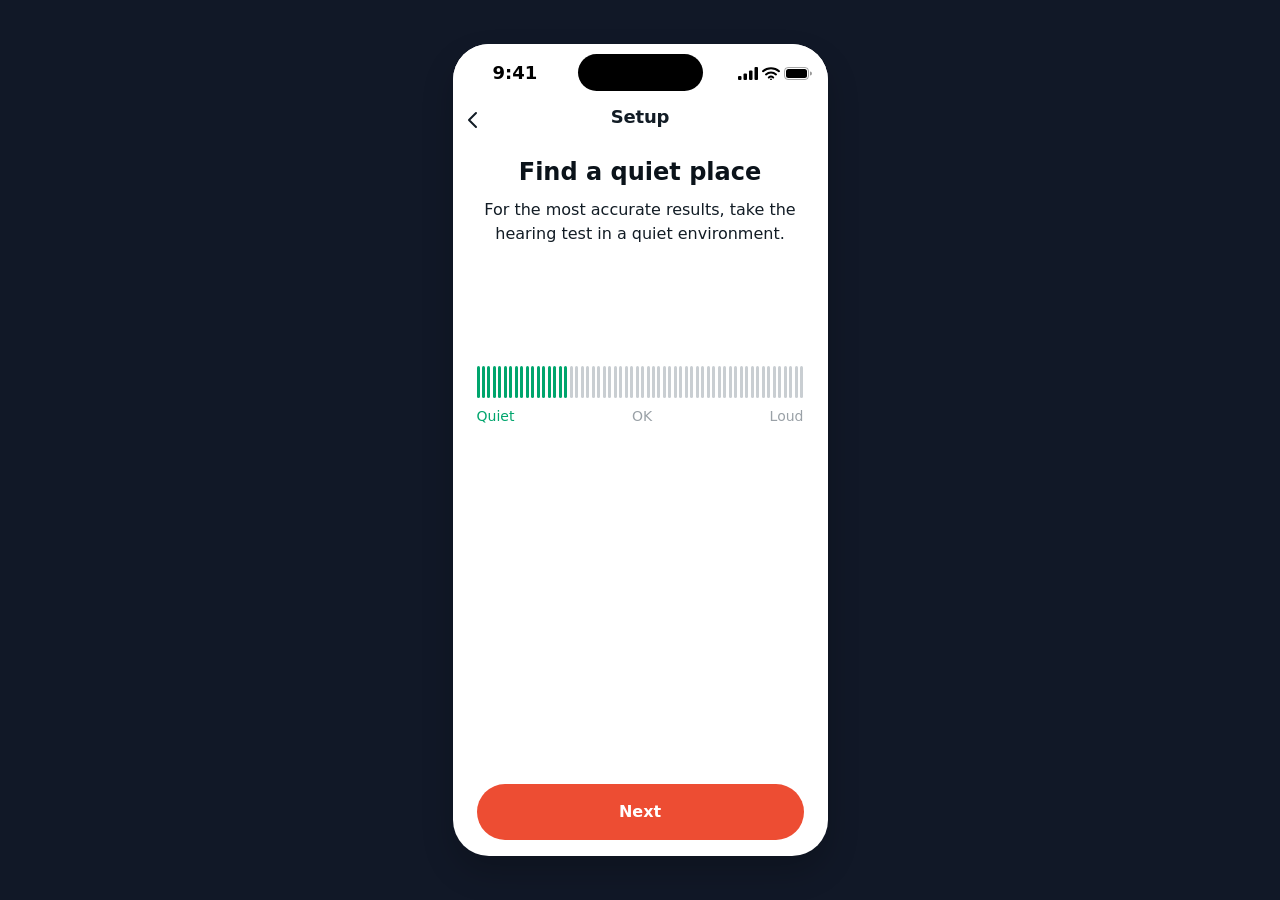
<file: quiet-place.html>
<!doctype html>
<html lang="en">
<head>
<meta charset="utf-8">
<meta name="viewport" content="width=device-width,initial-scale=1,viewport-fit=cover">
<title>Find a quiet place</title>
<link rel="icon" href="favicon.ico">
<link rel="stylesheet" href="app.css">
<style>:root{--screen:#FFFFFF;--nav:#FFFFFF}</style>
<style>.meter{margin-top:120px}.bars{display:flex;justify-content:space-between;height:32px}.bars i{width:3px;height:100%;border-radius:1.5px;background:#C9CED2}.labels{display:flex;justify-content:space-between;margin-top:8px;font-size:14px;line-height:20px;color:#9AA1A7}</style></head>
<body>
<main class="device">
<header class="nav"><div class="sys"><span class="time">9:41</span><span class="icons"><svg width="20" height="13" viewBox="0 0 20 13" aria-hidden="true"><rect x="0" y="9" width="3.5" height="4" rx="1"/><rect x="5.5" y="6.5" width="3.5" height="6.5" rx="1"/><rect x="11" y="3.5" width="3.5" height="9.5" rx="1"/><rect x="16.5" y="0" width="3.5" height="13" rx="1"/></svg><svg width="18" height="13" viewBox="0 0 18 13" fill="none" stroke="#000" stroke-width="2" stroke-linecap="round" aria-hidden="true"><path d="M1 4.2A12 12 0 0 1 17 4.2"/><path d="M4 7.4A7.6 7.6 0 0 1 14 7.4"/><path d="M6.8 10.5A3.4 3.4 0 0 1 11.2 10.5"/><circle cx="9" cy="12.4" r=".9" fill="#000" stroke="none"/></svg><svg width="28" height="13" viewBox="0 0 28 13" aria-hidden="true"><rect x=".5" y=".5" width="24" height="12" rx="3.5" fill="none" stroke="#000" stroke-opacity=".35"/><rect x="2" y="2" width="21" height="9" rx="2.5"/><path d="M26 4.5v4a2 2 0 0 0 0-4z" fill-opacity=".4"/></svg></span><span class="island"></span></div><div class="titlerow"><h1 class="navtitle">Setup</h1><a class="back" href="./microphone-access.html" aria-label="Back"><svg width="24" height="24" viewBox="0 0 24 24" fill="none" stroke="#121C25" stroke-width="2" stroke-linecap="round" stroke-linejoin="round" aria-hidden="true"><path d="M15 5 8 12l7 7"/></svg></a></div></header><div class="content"><h2 class="h2 center">Find a quiet place</h2><p class="p1 center mt12">For the most accurate results, take the hearing test in a quiet environment.</p><div class="meter"><div class="bars" id="bars"></div><div class="labels"><span id="lq">Quiet</span><span id="lo">OK</span><span id="ll">Loud</span></div></div></div><div class="bottom"><a class="btn" href="./device-setup.html">Next</a></div>
</main>
<script>

var BARS=60,wrap=document.getElementById('bars'),bars=[];
for(var i=0;i<BARS;i++){var b=document.createElement('i');wrap.appendChild(b);bars.push(b);}
var lvl=.25;
function paint(){
  var colour=lvl<.4?'#00A56D':lvl<.75?'#F5A623':'#ED4D33';
  var filled=Math.round(lvl*BARS);
  for(var i=0;i<BARS;i++)bars[i].style.background=i<filled?colour:'#C9CED2';
  document.getElementById('lq').style.color=lvl<.4?'#00A56D':'#9AA1A7';
  document.getElementById('lo').style.color=(lvl>=.4&&lvl<.75)?'#F5A623':'#9AA1A7';
  document.getElementById('ll').style.color=lvl>=.75?'#ED4D33':'#9AA1A7';
}
paint();
setInterval(function(){
  lvl=Math.min(.95,Math.max(.05,lvl+.18*(Math.random()-.52)));paint();
},350);

</script>
</body>
</html>
</file>
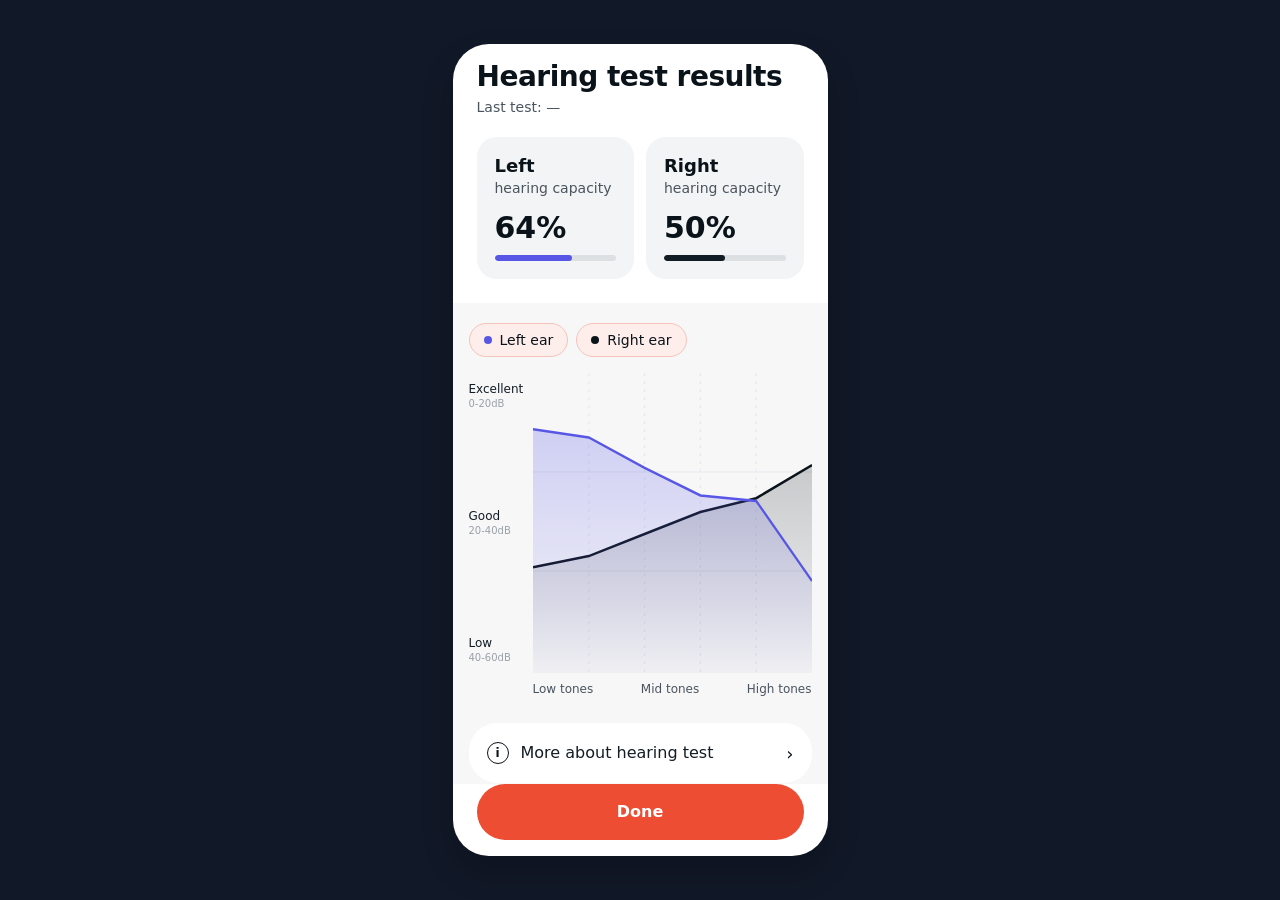
<file: results.html>
<!doctype html>
<html lang="en">
<head>
<meta charset="utf-8">
<meta name="viewport" content="width=device-width,initial-scale=1,viewport-fit=cover">
<title>Hearing test results</title>
<link rel="icon" href="favicon.ico">
<link rel="stylesheet" href="app.css">
<style>:root{--screen:#FFFFFF;--nav:#FFFFFF}</style>
<style>.head{padding:16px 24px 0}.mt2{margin-top:2px}.caps{display:flex;gap:12px;padding:0 24px;margin-top:20px}.cap{flex:1;background:#F2F4F5;border-radius:20px;padding:18px}.pct{font-size:30px;font-weight:700;color:#0B131A;margin:12px 0 0}.captrack{height:6px;border-radius:3px;background:#DDE0E3;margin-top:10px;overflow:hidden}.capfill{height:6px;border-radius:3px}.chartsec{background:#F7F7F8;margin-top:24px;padding:20px 16px}.chips{display:flex;gap:8px}.chip{display:flex;align-items:center;gap:8px;border:1px solid #E4E7E9;border-radius:20px;padding:8px 14px;background:#fff;opacity:.45;font-family:inherit;font-size:14px;font-weight:500;color:#0B131A;cursor:pointer}.chip.on{border-color:#F5C4BB;background:#FDEDEB;opacity:1}.cdot{width:8px;height:8px;border-radius:4px}.morerow{display:flex;align-items:center;gap:12px;background:#fff;border-radius:28px;padding:18px;margin-top:24px;text-decoration:none;color:inherit}.icirc{width:22px;height:22px;border-radius:11px;border:1.5px solid #0B131A;display:flex;align-items:center;justify-content:center;font-size:12px;font-weight:600}.chev{font-size:18px}</style></head>
<body>
<main class="device">
<div class="content flush"><div class="head"><h1 class="h1">Hearing test results</h1><p class="p2 mt4">Last test: <span id="date">—</span></p></div><div class="caps"><div class="cap"><h2 class="h3">Left</h2><p class="p2 mt2">hearing capacity</p><p class="pct">64%</p><div class="captrack"><div class="capfill" style="width:64%;background:#5857E5"></div></div></div><div class="cap"><h2 class="h3">Right</h2><p class="p2 mt2">hearing capacity</p><p class="pct">50%</p><div class="captrack"><div class="capfill" style="width:50%;background:#121C25"></div></div></div></div><section class="chartsec"><div class="chips"><button class="chip on" data-ear="left"><span class="cdot" style="background:#5857E5"></span>Left ear</button><button class="chip on" data-ear="right"><span class="cdot" style="background:#0B131A"></span>Right ear</button></div><div class="mt16"><div><div class="chartrow"><div class="ylab" style="height:300px"><div><div class="band">Excellent</div><div class="bandsub">0-20dB</div></div><div><div class="band">Good</div><div class="bandsub">20-40dB</div></div><div><div class="band">Low</div><div class="bandsub">40-60dB</div></div></div><svg class="chart" width="100%" height="300" viewBox="0 0 320 300" preserveAspectRatio="none" aria-hidden="true"><defs><linearGradient id="g300L" x1="0" y1="0" x2="0" y2="1"><stop offset="0" stop-color="#5857E5" stop-opacity=".25"/><stop offset="1" stop-color="#5857E5" stop-opacity=".02"/></linearGradient><linearGradient id="g300R" x1="0" y1="0" x2="0" y2="1"><stop offset="0" stop-color="#0B131A" stop-opacity=".2"/><stop offset="1" stop-color="#0B131A" stop-opacity=".02"/></linearGradient></defs><line x1="0" y1="99" x2="320" y2="99" stroke="#E4E7E9"/><line x1="0" y1="198" x2="320" y2="198" stroke="#E4E7E9"/><line x1="64" y1="0" x2="64" y2="300" stroke="#E4E7E9" stroke-dasharray="3 5"/><line x1="128" y1="0" x2="128" y2="300" stroke="#E4E7E9" stroke-dasharray="3 5"/><line x1="192" y1="0" x2="192" y2="300" stroke="#E4E7E9" stroke-dasharray="3 5"/><line x1="256" y1="0" x2="256" y2="300" stroke="#E4E7E9" stroke-dasharray="3 5"/><g data-ear="right"><path d="M 0.0 194.2 L 64.0 183.1 L 128.0 161.0 L 192.0 139.0 L 256.0 125.2 L 320.0 92.0 L 320 300 L 0 300 Z" fill="url(#g300R)"/><path d="M 0.0 194.2 L 64.0 183.1 L 128.0 161.0 L 192.0 139.0 L 256.0 125.2 L 320.0 92.0" stroke="#0B131A" stroke-width="2.5" fill="none"/></g><g data-ear="left"><path d="M 0.0 56.2 L 64.0 64.4 L 128.0 94.8 L 192.0 122.4 L 256.0 127.9 L 320.0 208.0 L 320 300 L 0 300 Z" fill="url(#g300L)"/><path d="M 0.0 56.2 L 64.0 64.4 L 128.0 94.8 L 192.0 122.4 L 256.0 127.9 L 320.0 208.0" stroke="#5857E5" stroke-width="2.5" fill="none"/></g></svg></div><div class="xlab pad"><span class="p2">Low tones</span><span class="p2">Mid tones</span><span class="p2">High tones</span></div></div></div><a class="morerow" href="./more-info.html"><span class="icirc">i</span><span class="p1" style="flex:1">More about hearing test</span><span class="chev">›</span></a></section></div><div class="bottom"><a class="btn" href="./profile-a.html">Done</a></div>
</main>
<script>

try{var d=sessionStorage.getItem('ht.date');if(d)document.getElementById('date').textContent=d;}catch(e){}
document.querySelectorAll('.chip').forEach(function(chip){
  chip.addEventListener('click',function(){
    var on=chip.classList.toggle('on');
    document.querySelectorAll('[data-ear="'+chip.dataset.ear+'"]').forEach(function(g){
      if(g.tagName.toLowerCase()==='g')g.hidden=!on;});});});

</script>
</body>
</html>
</file>
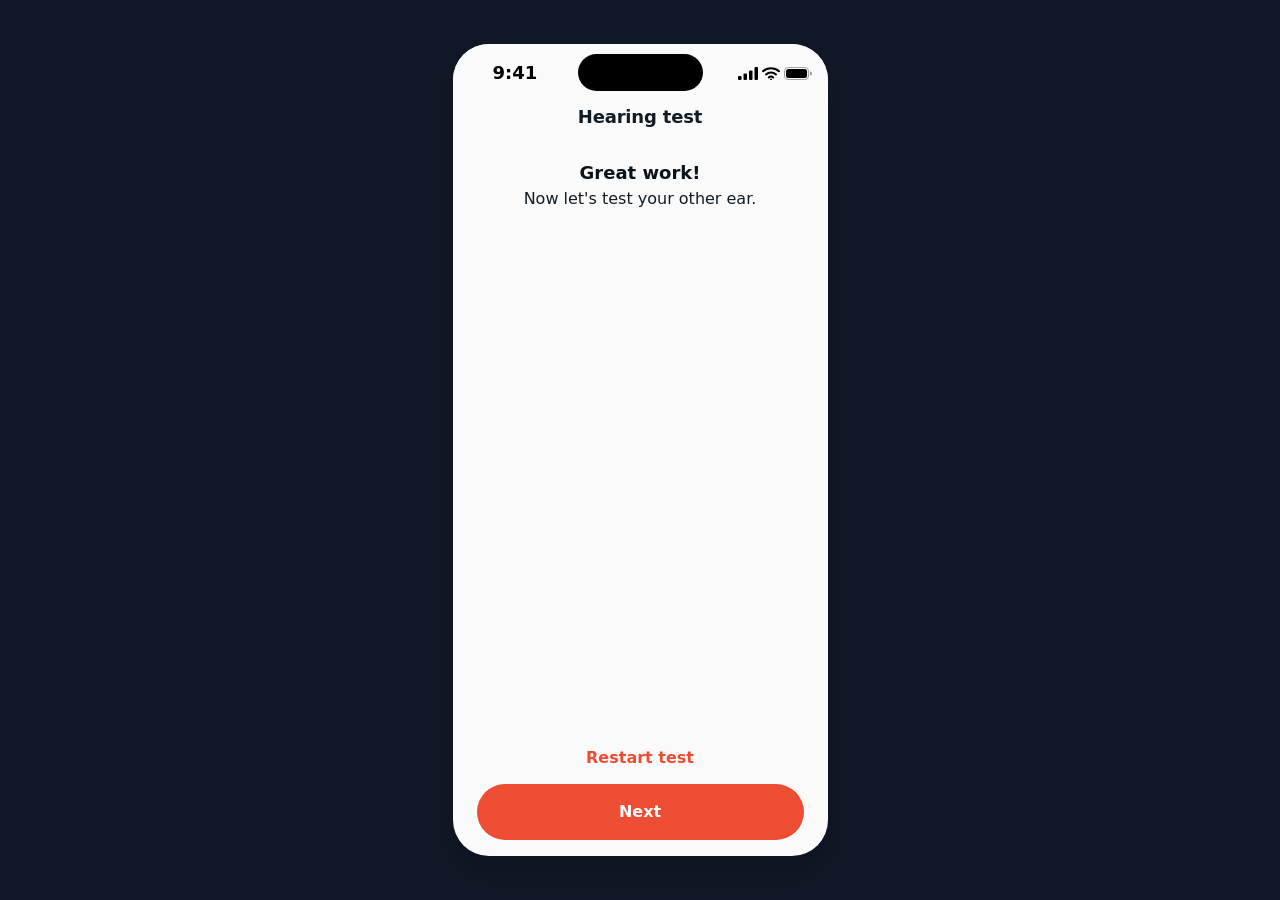
<file: test/complete.html>
<!doctype html>
<html lang="en">
<head>
<meta charset="utf-8">
<meta name="viewport" content="width=device-width,initial-scale=1,viewport-fit=cover">
<title>Hearing test</title>
<link rel="icon" href="../favicon.ico">
<link rel="stylesheet" href="../app.css">
<style>:root{--screen:#FAFAFA;--nav:#FAFAFA}</style>
<style>.top{padding:20px 24px 0}</style></head>
<body>
<main class="device">
<header class="nav"><div class="sys"><span class="time">9:41</span><span class="icons"><svg width="20" height="13" viewBox="0 0 20 13" aria-hidden="true"><rect x="0" y="9" width="3.5" height="4" rx="1"/><rect x="5.5" y="6.5" width="3.5" height="6.5" rx="1"/><rect x="11" y="3.5" width="3.5" height="9.5" rx="1"/><rect x="16.5" y="0" width="3.5" height="13" rx="1"/></svg><svg width="18" height="13" viewBox="0 0 18 13" fill="none" stroke="#000" stroke-width="2" stroke-linecap="round" aria-hidden="true"><path d="M1 4.2A12 12 0 0 1 17 4.2"/><path d="M4 7.4A7.6 7.6 0 0 1 14 7.4"/><path d="M6.8 10.5A3.4 3.4 0 0 1 11.2 10.5"/><circle cx="9" cy="12.4" r=".9" fill="#000" stroke="none"/></svg><svg width="28" height="13" viewBox="0 0 28 13" aria-hidden="true"><rect x=".5" y=".5" width="24" height="12" rx="3.5" fill="none" stroke="#000" stroke-opacity=".35"/><rect x="2" y="2" width="21" height="9" rx="2.5"/><path d="M26 4.5v4a2 2 0 0 0 0-4z" fill-opacity=".4"/></svg></span><span class="island"></span></div><div class="titlerow"><h1 class="navtitle">Hearing test</h1></div></header><div class="content flush"><div class="top"><h2 class="h3 center">Great work!</h2><p class="p1 center mt4">Now let's test your other ear.</p></div><div class="spacer"></div></div><div class="bottom"><a class="btn ghost" href="./left.html">Restart test</a><a class="btn mt4" href="./right.html">Next</a></div>
</main>
</body>
</html>
</file>
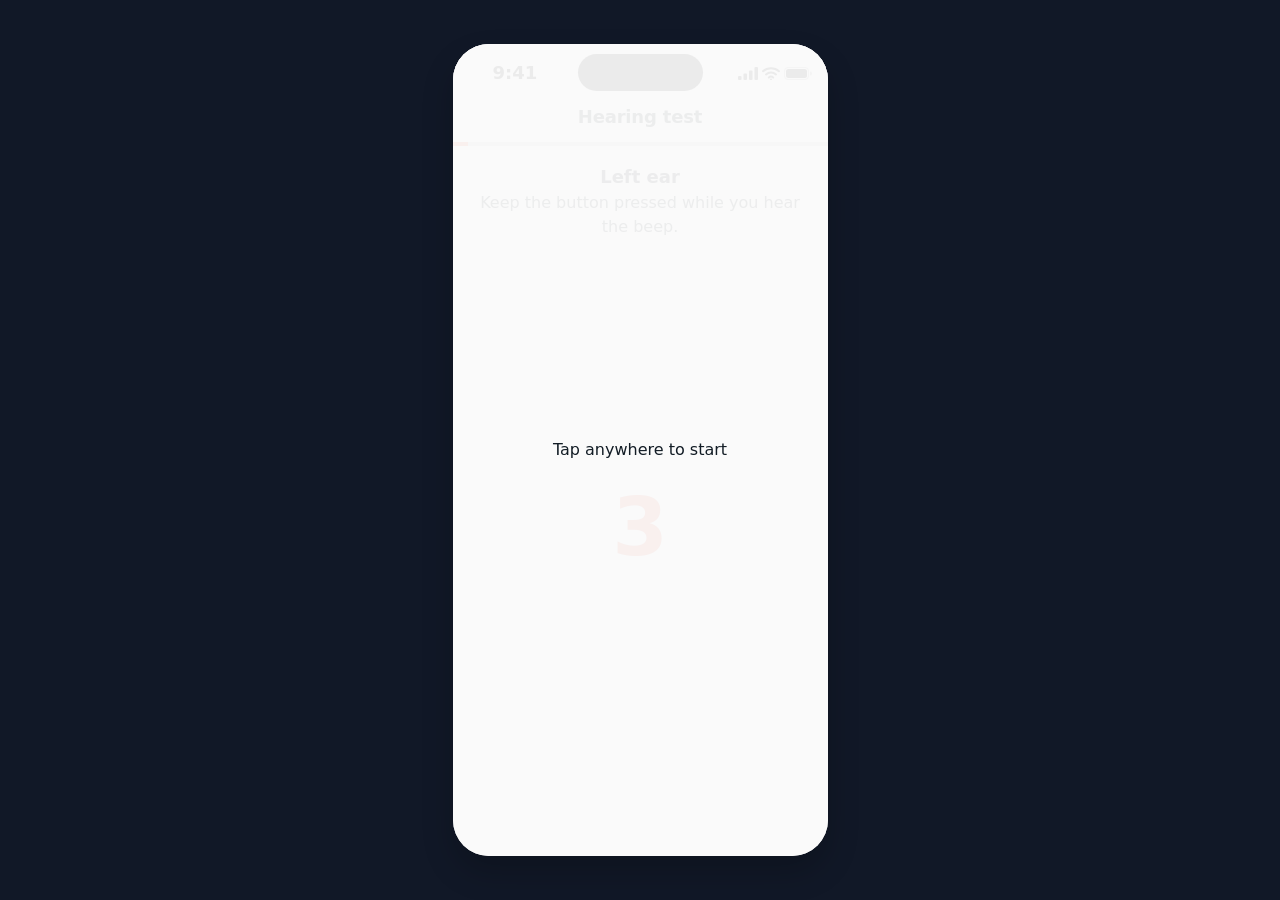
<file: test/left.html>
<!doctype html>
<html lang="en">
<head>
<meta charset="utf-8">
<meta name="viewport" content="width=device-width,initial-scale=1,viewport-fit=cover">
<title>Hearing test</title>
<link rel="icon" href="../favicon.ico">
<link rel="stylesheet" href="../app.css">
<style>:root{--screen:#FAFAFA;--nav:#FAFAFA}</style>
<style>
.stage{flex:1;display:flex;flex-direction:column;justify-content:flex-end;align-items:center;padding-bottom:40px;min-height:0}
.beep{width:320px;height:320px;max-width:88vw;max-height:88vw;border-radius:50%;border:1.5px solid #ED4D33;
 background:#fff;color:#ED4D33;font-family:inherit;font-size:16px;font-weight:500;line-height:1;cursor:pointer;
 display:flex;align-items:center;justify-content:center;user-select:none;-webkit-user-select:none;touch-action:none}
.beep.down{background:#ED4D33;color:#fff}
.count{flex:1;display:flex;align-items:center;justify-content:center;font-size:80px;font-weight:700;color:#ED4D33}
.track{height:4px;background:#C9CED2;flex:0 0 4px}
.fill{height:4px;background:#ED4D33;width:4%;transition:width .2s}
.top{padding:20px 24px 0;flex:0 0 auto}
.gate{position:absolute;inset:0;background:rgba(250,250,250,.94);display:flex;align-items:center;
 justify-content:center;z-index:5}
.gate[hidden]{display:none}
</style></head>
<body>
<main class="device">
<header class="nav"><div class="sys"><span class="time">9:41</span><span class="icons"><svg width="20" height="13" viewBox="0 0 20 13" aria-hidden="true"><rect x="0" y="9" width="3.5" height="4" rx="1"/><rect x="5.5" y="6.5" width="3.5" height="6.5" rx="1"/><rect x="11" y="3.5" width="3.5" height="9.5" rx="1"/><rect x="16.5" y="0" width="3.5" height="13" rx="1"/></svg><svg width="18" height="13" viewBox="0 0 18 13" fill="none" stroke="#000" stroke-width="2" stroke-linecap="round" aria-hidden="true"><path d="M1 4.2A12 12 0 0 1 17 4.2"/><path d="M4 7.4A7.6 7.6 0 0 1 14 7.4"/><path d="M6.8 10.5A3.4 3.4 0 0 1 11.2 10.5"/><circle cx="9" cy="12.4" r=".9" fill="#000" stroke="none"/></svg><svg width="28" height="13" viewBox="0 0 28 13" aria-hidden="true"><rect x=".5" y=".5" width="24" height="12" rx="3.5" fill="none" stroke="#000" stroke-opacity=".35"/><rect x="2" y="2" width="21" height="9" rx="2.5"/><path d="M26 4.5v4a2 2 0 0 0 0-4z" fill-opacity=".4"/></svg></span><span class="island"></span></div><div class="titlerow"><h1 class="navtitle">Hearing test</h1></div></header><div class="content flush"><div class="track"><div class="fill" id="fill"></div></div><div class="top"><h2 class="h3 center">Left ear</h2><p class="p1 center mt4">Keep the button pressed while you hear the beep.</p></div><div class="stage" id="stage"><div class="count" id="count">3</div></div><div class="gate" id="gate" hidden><p class="p1">Tap anywhere to start</p></div></div>
</main>
<script>

var TONE_MS=1200;
var TRIALS=[{f:500,v:1},{f:500,v:.25},{f:1000,v:1},{f:1000,v:.25},
            {f:2000,v:1},{f:2000,v:.25},{f:4000,v:1},{f:4000,v:.25}];
var ctx=null;
function audio(){if(!ctx){var C=window.AudioContext||window.webkitAudioContext;if(C)ctx=new C;}
  if(ctx&&ctx.resume)ctx.resume().catch(function(){});return ctx;}
function beep(freq,vol){return new Promise(function(done){
  var c=audio();if(!c){setTimeout(done,TONE_MS);return;}
  var osc=c.createOscillator(),gain=c.createGain(),ended=false;
  function stop(){if(ended)return;ended=true;try{osc.stop()}catch(e){}
    try{osc.disconnect();gain.disconnect()}catch(e){}done();}
  osc.type='sine';osc.frequency.value=freq;
  gain.gain.value=.2*Math.max(0,Math.min(1,vol));
  osc.connect(gain);gain.connect(c.destination);osc.onended=stop;osc.start();
  setTimeout(stop,TONE_MS);});}
function scoreFromHeard(h){var out=[];for(var i=0;i<4;i++){
  out.push((h[2*i]?.5:0)+(h[2*i+1]?.5:0));}return out;}
function wait(ms){return new Promise(function(r){setTimeout(r,ms)});}
function ensureAudio(){return new Promise(function(res){
  var c=audio();
  if(!c||c.state==='running')return res();
  var done=function(){res();};
  var p=c.resume?c.resume():null;
  if(p&&p.then)p.then(done,function(){});
  setTimeout(function(){
    if(c.state==='running')return done();
    var gate=document.getElementById('gate');
    if(gate)gate.hidden=false;
    var go=function(){
      document.removeEventListener('pointerdown',go);
      if(gate)gate.hidden=true;
      var q=c.resume?c.resume():null;
      if(q&&q.then)q.then(done,done);else done();};
    document.addEventListener('pointerdown',go);
  },120);});}

var EAR='left',NEXT='./complete.html';
var stage=document.getElementById('stage'),fill=document.getElementById('fill'),down=false,heard=false;
function showBeep(){
  stage.innerHTML='<button class="beep" id="beep">I hear the beep</button>';
  var b=document.getElementById('beep');
  b.addEventListener('pointerdown',function(e){e.preventDefault();down=true;b.classList.add('down');});
  window.addEventListener('pointerup',function(){down=false;b.classList.remove('down');});
}
async function run(){
  await ensureAudio();
  var el=document.getElementById('count');
  for(var n=3;n>0;n--){el.textContent=n;await wait(800);}
  showBeep();
  var results=[];
  for(var i=0;i<TRIALS.length;i++){
    fill.style.width=Math.max(4,100*i/TRIALS.length)+'%';
    await wait(1000+2000*Math.random());
    heard=false;
    var poll=setInterval(function(){if(down)heard=true;},50);
    await beep(TRIALS[i].f,TRIALS[i].v);
    clearInterval(poll);
    results.push(heard);
  }
  fill.style.width='100%';
  try{sessionStorage.setItem('ht.'+EAR,JSON.stringify(scoreFromHeard(results)));}catch(e){}
  if(EAR==='right'){
    try{sessionStorage.setItem('ht.date',new Date().toLocaleDateString('en-GB',
      {day:'2-digit',month:'2-digit',year:'numeric'}));}catch(e){}
  }
  location.href=NEXT;
}
run();

</script>
</body>
</html>
</file>
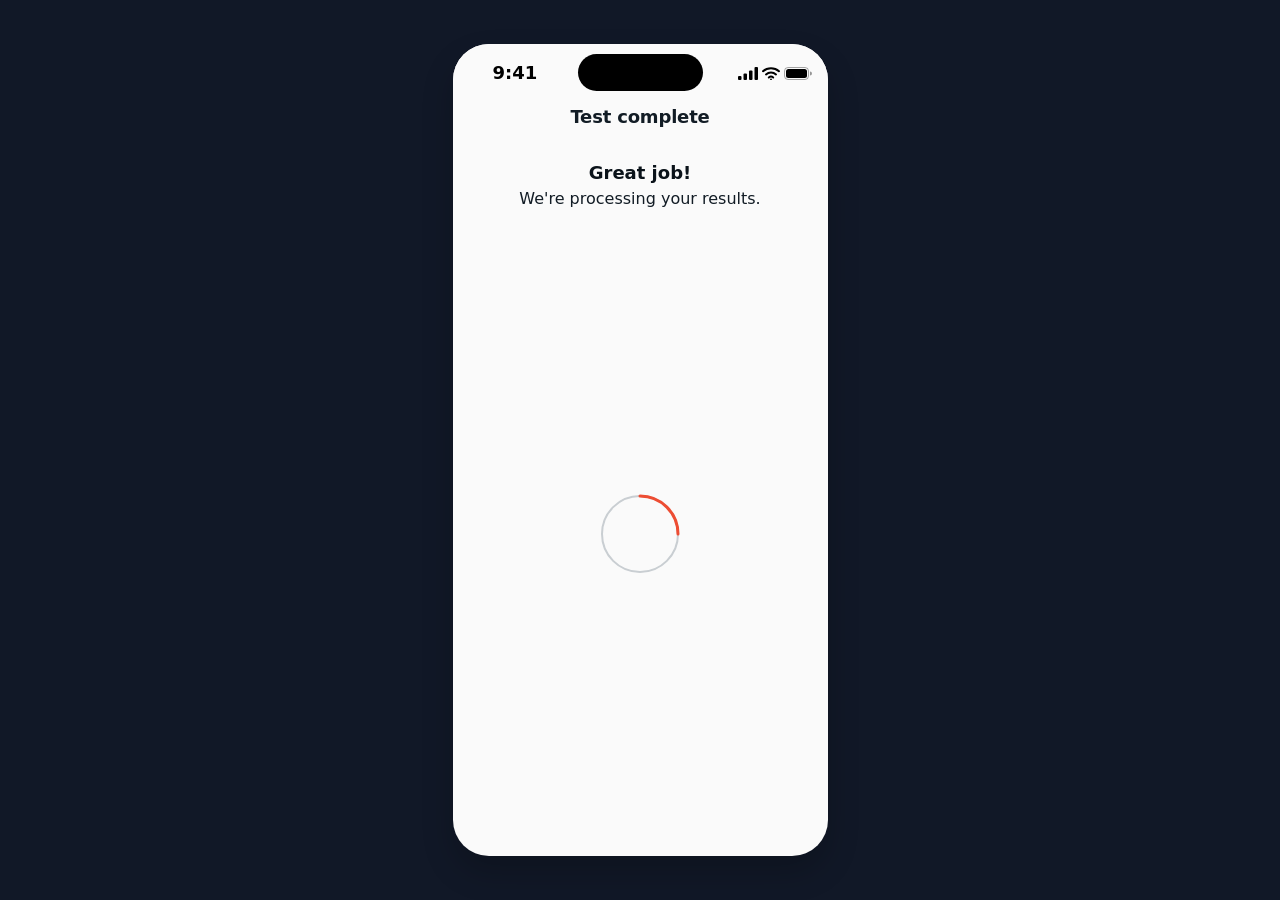
<file: test/processing.html>
<!doctype html>
<html lang="en">
<head>
<meta charset="utf-8">
<meta name="viewport" content="width=device-width,initial-scale=1,viewport-fit=cover">
<title>Test complete</title>
<link rel="icon" href="../favicon.ico">
<link rel="stylesheet" href="../app.css">
<style>:root{--screen:#FAFAFA;--nav:#FAFAFA}</style>
<style>.mid{flex:1;display:flex;align-items:center;justify-content:center}.spin{width:80px;height:80px;animation:spin 1s linear infinite}@keyframes spin{to{transform:rotate(360deg)}}.top{padding:20px 24px 0}</style></head>
<body>
<main class="device">
<header class="nav"><div class="sys"><span class="time">9:41</span><span class="icons"><svg width="20" height="13" viewBox="0 0 20 13" aria-hidden="true"><rect x="0" y="9" width="3.5" height="4" rx="1"/><rect x="5.5" y="6.5" width="3.5" height="6.5" rx="1"/><rect x="11" y="3.5" width="3.5" height="9.5" rx="1"/><rect x="16.5" y="0" width="3.5" height="13" rx="1"/></svg><svg width="18" height="13" viewBox="0 0 18 13" fill="none" stroke="#000" stroke-width="2" stroke-linecap="round" aria-hidden="true"><path d="M1 4.2A12 12 0 0 1 17 4.2"/><path d="M4 7.4A7.6 7.6 0 0 1 14 7.4"/><path d="M6.8 10.5A3.4 3.4 0 0 1 11.2 10.5"/><circle cx="9" cy="12.4" r=".9" fill="#000" stroke="none"/></svg><svg width="28" height="13" viewBox="0 0 28 13" aria-hidden="true"><rect x=".5" y=".5" width="24" height="12" rx="3.5" fill="none" stroke="#000" stroke-opacity=".35"/><rect x="2" y="2" width="21" height="9" rx="2.5"/><path d="M26 4.5v4a2 2 0 0 0 0-4z" fill-opacity=".4"/></svg></span><span class="island"></span></div><div class="titlerow"><h1 class="navtitle">Test complete</h1></div></header><div class="content flush"><div class="top"><h2 class="h3 center">Great job!</h2><p class="p1 center mt4">We're processing your results.</p></div><div class="mid"><svg class="spin" width="80" height="80" viewBox="0 0 80 80" fill="none" aria-hidden="true"><circle cx="40" cy="40" r="38" stroke="#C9CED2" stroke-width="2"/><path d="M40 2a38 38 0 0 1 38 38" stroke="#ED4D33" stroke-width="3" stroke-linecap="round"/></svg></div></div>
</main>
<script>
setTimeout(function(){location.href='./success.html'},1800);
</script>
</body>
</html>
</file>
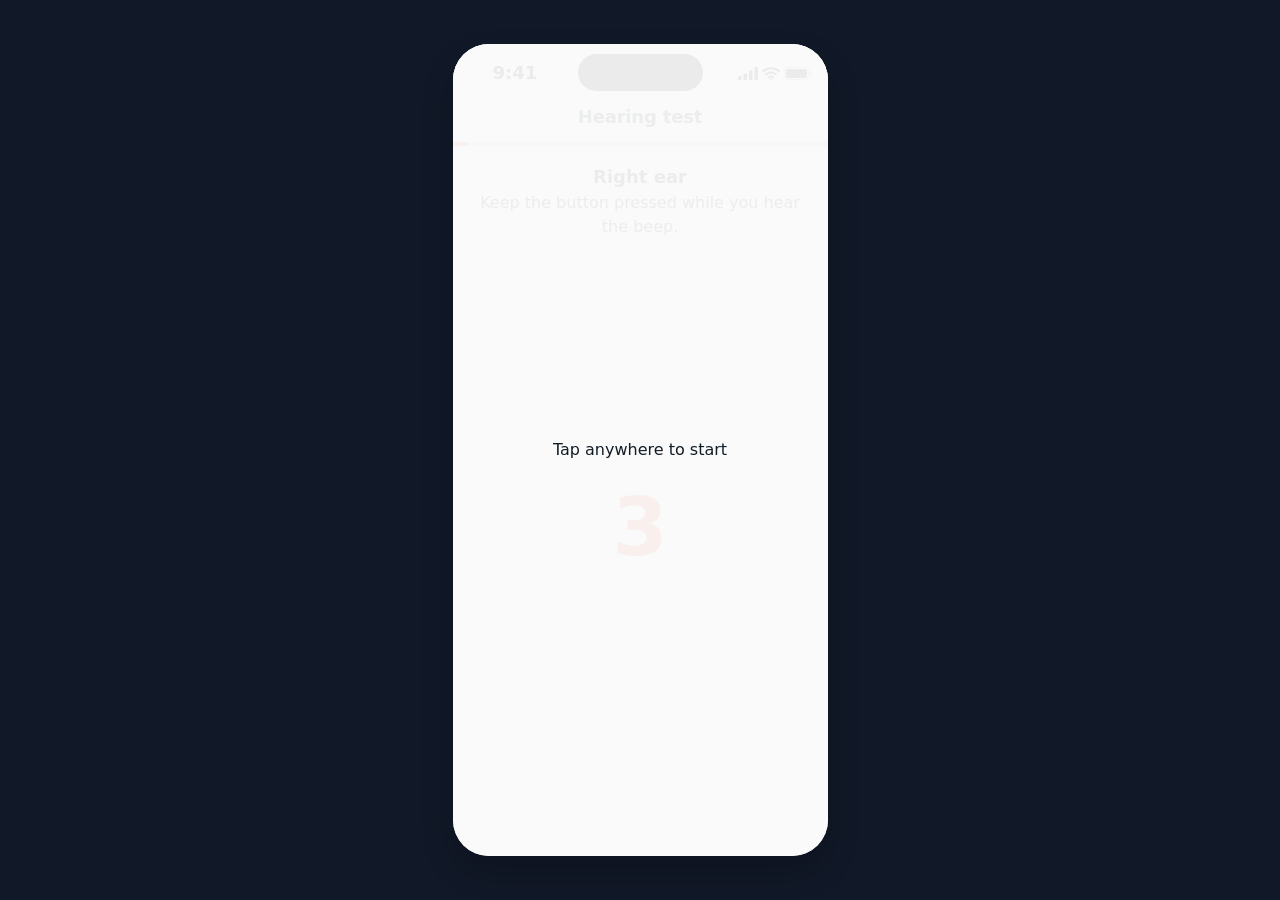
<file: test/right.html>
<!doctype html>
<html lang="en">
<head>
<meta charset="utf-8">
<meta name="viewport" content="width=device-width,initial-scale=1,viewport-fit=cover">
<title>Hearing test</title>
<link rel="icon" href="../favicon.ico">
<link rel="stylesheet" href="../app.css">
<style>:root{--screen:#FAFAFA;--nav:#FAFAFA}</style>
<style>
.stage{flex:1;display:flex;flex-direction:column;justify-content:flex-end;align-items:center;padding-bottom:40px;min-height:0}
.beep{width:320px;height:320px;max-width:88vw;max-height:88vw;border-radius:50%;border:1.5px solid #ED4D33;
 background:#fff;color:#ED4D33;font-family:inherit;font-size:16px;font-weight:500;line-height:1;cursor:pointer;
 display:flex;align-items:center;justify-content:center;user-select:none;-webkit-user-select:none;touch-action:none}
.beep.down{background:#ED4D33;color:#fff}
.count{flex:1;display:flex;align-items:center;justify-content:center;font-size:80px;font-weight:700;color:#ED4D33}
.track{height:4px;background:#C9CED2;flex:0 0 4px}
.fill{height:4px;background:#ED4D33;width:4%;transition:width .2s}
.top{padding:20px 24px 0;flex:0 0 auto}
.gate{position:absolute;inset:0;background:rgba(250,250,250,.94);display:flex;align-items:center;
 justify-content:center;z-index:5}
.gate[hidden]{display:none}
</style></head>
<body>
<main class="device">
<header class="nav"><div class="sys"><span class="time">9:41</span><span class="icons"><svg width="20" height="13" viewBox="0 0 20 13" aria-hidden="true"><rect x="0" y="9" width="3.5" height="4" rx="1"/><rect x="5.5" y="6.5" width="3.5" height="6.5" rx="1"/><rect x="11" y="3.5" width="3.5" height="9.5" rx="1"/><rect x="16.5" y="0" width="3.5" height="13" rx="1"/></svg><svg width="18" height="13" viewBox="0 0 18 13" fill="none" stroke="#000" stroke-width="2" stroke-linecap="round" aria-hidden="true"><path d="M1 4.2A12 12 0 0 1 17 4.2"/><path d="M4 7.4A7.6 7.6 0 0 1 14 7.4"/><path d="M6.8 10.5A3.4 3.4 0 0 1 11.2 10.5"/><circle cx="9" cy="12.4" r=".9" fill="#000" stroke="none"/></svg><svg width="28" height="13" viewBox="0 0 28 13" aria-hidden="true"><rect x=".5" y=".5" width="24" height="12" rx="3.5" fill="none" stroke="#000" stroke-opacity=".35"/><rect x="2" y="2" width="21" height="9" rx="2.5"/><path d="M26 4.5v4a2 2 0 0 0 0-4z" fill-opacity=".4"/></svg></span><span class="island"></span></div><div class="titlerow"><h1 class="navtitle">Hearing test</h1></div></header><div class="content flush"><div class="track"><div class="fill" id="fill"></div></div><div class="top"><h2 class="h3 center">Right ear</h2><p class="p1 center mt4">Keep the button pressed while you hear the beep.</p></div><div class="stage" id="stage"><div class="count" id="count">3</div></div><div class="gate" id="gate" hidden><p class="p1">Tap anywhere to start</p></div></div>
</main>
<script>

var TONE_MS=1200;
var TRIALS=[{f:500,v:1},{f:500,v:.25},{f:1000,v:1},{f:1000,v:.25},
            {f:2000,v:1},{f:2000,v:.25},{f:4000,v:1},{f:4000,v:.25}];
var ctx=null;
function audio(){if(!ctx){var C=window.AudioContext||window.webkitAudioContext;if(C)ctx=new C;}
  if(ctx&&ctx.resume)ctx.resume().catch(function(){});return ctx;}
function beep(freq,vol){return new Promise(function(done){
  var c=audio();if(!c){setTimeout(done,TONE_MS);return;}
  var osc=c.createOscillator(),gain=c.createGain(),ended=false;
  function stop(){if(ended)return;ended=true;try{osc.stop()}catch(e){}
    try{osc.disconnect();gain.disconnect()}catch(e){}done();}
  osc.type='sine';osc.frequency.value=freq;
  gain.gain.value=.2*Math.max(0,Math.min(1,vol));
  osc.connect(gain);gain.connect(c.destination);osc.onended=stop;osc.start();
  setTimeout(stop,TONE_MS);});}
function scoreFromHeard(h){var out=[];for(var i=0;i<4;i++){
  out.push((h[2*i]?.5:0)+(h[2*i+1]?.5:0));}return out;}
function wait(ms){return new Promise(function(r){setTimeout(r,ms)});}
function ensureAudio(){return new Promise(function(res){
  var c=audio();
  if(!c||c.state==='running')return res();
  var done=function(){res();};
  var p=c.resume?c.resume():null;
  if(p&&p.then)p.then(done,function(){});
  setTimeout(function(){
    if(c.state==='running')return done();
    var gate=document.getElementById('gate');
    if(gate)gate.hidden=false;
    var go=function(){
      document.removeEventListener('pointerdown',go);
      if(gate)gate.hidden=true;
      var q=c.resume?c.resume():null;
      if(q&&q.then)q.then(done,done);else done();};
    document.addEventListener('pointerdown',go);
  },120);});}

var EAR='right',NEXT='./processing.html';
var stage=document.getElementById('stage'),fill=document.getElementById('fill'),down=false,heard=false;
function showBeep(){
  stage.innerHTML='<button class="beep" id="beep">I hear the beep</button>';
  var b=document.getElementById('beep');
  b.addEventListener('pointerdown',function(e){e.preventDefault();down=true;b.classList.add('down');});
  window.addEventListener('pointerup',function(){down=false;b.classList.remove('down');});
}
async function run(){
  await ensureAudio();
  var el=document.getElementById('count');
  for(var n=3;n>0;n--){el.textContent=n;await wait(800);}
  showBeep();
  var results=[];
  for(var i=0;i<TRIALS.length;i++){
    fill.style.width=Math.max(4,100*i/TRIALS.length)+'%';
    await wait(1000+2000*Math.random());
    heard=false;
    var poll=setInterval(function(){if(down)heard=true;},50);
    await beep(TRIALS[i].f,TRIALS[i].v);
    clearInterval(poll);
    results.push(heard);
  }
  fill.style.width='100%';
  try{sessionStorage.setItem('ht.'+EAR,JSON.stringify(scoreFromHeard(results)));}catch(e){}
  if(EAR==='right'){
    try{sessionStorage.setItem('ht.date',new Date().toLocaleDateString('en-GB',
      {day:'2-digit',month:'2-digit',year:'numeric'}));}catch(e){}
  }
  location.href=NEXT;
}
run();

</script>
</body>
</html>
</file>
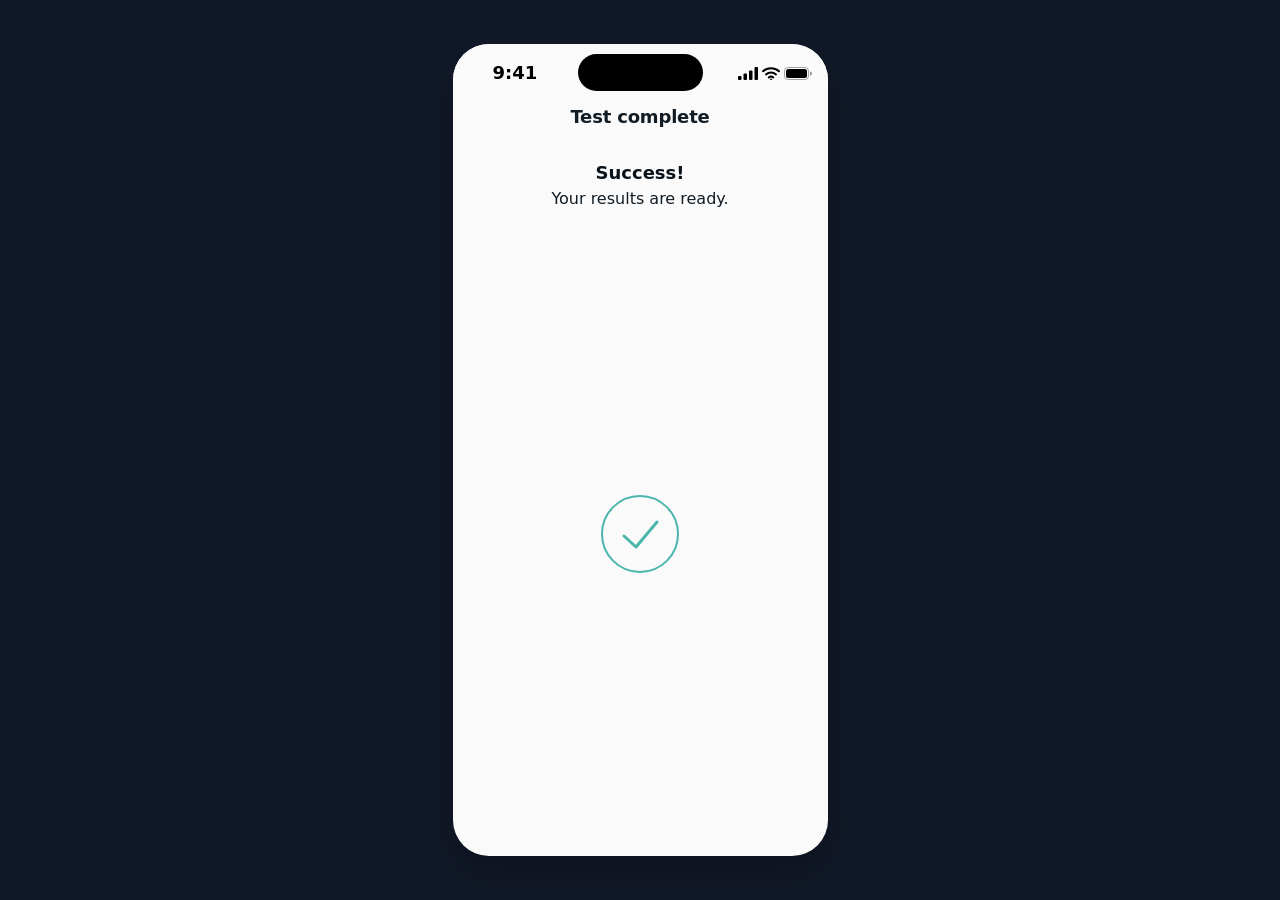
<file: test/success.html>
<!doctype html>
<html lang="en">
<head>
<meta charset="utf-8">
<meta name="viewport" content="width=device-width,initial-scale=1,viewport-fit=cover">
<title>Test complete</title>
<link rel="icon" href="../favicon.ico">
<link rel="stylesheet" href="../app.css">
<style>:root{--screen:#FAFAFA;--nav:#FAFAFA}</style>
<style>.mid{flex:1;display:flex;align-items:center;justify-content:center}.spin{width:80px;height:80px;animation:spin 1s linear infinite}@keyframes spin{to{transform:rotate(360deg)}}.top{padding:20px 24px 0}</style></head>
<body>
<main class="device">
<header class="nav"><div class="sys"><span class="time">9:41</span><span class="icons"><svg width="20" height="13" viewBox="0 0 20 13" aria-hidden="true"><rect x="0" y="9" width="3.5" height="4" rx="1"/><rect x="5.5" y="6.5" width="3.5" height="6.5" rx="1"/><rect x="11" y="3.5" width="3.5" height="9.5" rx="1"/><rect x="16.5" y="0" width="3.5" height="13" rx="1"/></svg><svg width="18" height="13" viewBox="0 0 18 13" fill="none" stroke="#000" stroke-width="2" stroke-linecap="round" aria-hidden="true"><path d="M1 4.2A12 12 0 0 1 17 4.2"/><path d="M4 7.4A7.6 7.6 0 0 1 14 7.4"/><path d="M6.8 10.5A3.4 3.4 0 0 1 11.2 10.5"/><circle cx="9" cy="12.4" r=".9" fill="#000" stroke="none"/></svg><svg width="28" height="13" viewBox="0 0 28 13" aria-hidden="true"><rect x=".5" y=".5" width="24" height="12" rx="3.5" fill="none" stroke="#000" stroke-opacity=".35"/><rect x="2" y="2" width="21" height="9" rx="2.5"/><path d="M26 4.5v4a2 2 0 0 0 0-4z" fill-opacity=".4"/></svg></span><span class="island"></span></div><div class="titlerow"><h1 class="navtitle">Test complete</h1></div></header><div class="content flush"><div class="top"><h2 class="h3 center">Success!</h2><p class="p1 center mt4">Your results are ready.</p></div><div class="mid"><svg width="80" height="80" viewBox="0 0 80 80" fill="none" aria-hidden="true"><circle cx="40" cy="40" r="38" stroke="#4DB6AC" stroke-width="2"/><path d="M24 42 36 53 57 28" stroke="#4DB6AC" stroke-width="3" stroke-linecap="round" stroke-linejoin="round"/></svg></div></div>
</main>
<script>
setTimeout(function(){location.href='../results.html'},1800);
</script>
</body>
</html>
</file>
<file: app.css>
/* Shared chrome for every screen. Page-specific rules stay in each page. */
*,*::before,*::after{box-sizing:border-box}
html,body{height:100%}
body{margin:0;background:#111827;font-family:system-ui,-apple-system,"Segoe UI",Roboto,Helvetica,Arial,sans-serif;
 color:#0B131A;display:flex;align-items:center;justify-content:center;padding:12px;-webkit-font-smoothing:antialiased}
.device{width:375px;height:812px;background:var(--screen,#fff);border-radius:36px;overflow:hidden;
 position:relative;display:flex;flex-direction:column;box-shadow:0 16px 32px rgba(0,0,0,.2)}
@media (max-width:420px),(max-height:860px){
 body{padding:0;background:var(--screen,#fff);align-items:stretch}
 .device{width:100%;height:100dvh;border-radius:0;box-shadow:none}
}
.nav{flex:0 0 98px;height:98px;position:relative;background:var(--nav,#fff)}
.sys{position:absolute;left:0;right:0;top:0;display:flex;align-items:center;justify-content:space-between;padding:15px 16px 0 40px}
.time{font-size:18px;font-weight:700;line-height:28px;color:#000}
.icons{display:flex;align-items:center;gap:4px}
.island{position:absolute;left:50%;margin-left:-62.5px;top:10px;width:125px;height:37px;border-radius:32px;background:#000}
.titlerow{position:absolute;left:0;right:0;top:62px;display:flex;align-items:center;padding:0 40px}
.navtitle{flex:1;margin:0;font-size:18px;font-weight:600;line-height:1.2;letter-spacing:-.18px;color:#121C25;text-align:center}
.back{position:absolute;left:8px;top:2px;width:24px;height:24px;display:flex;align-items:center;justify-content:center;
 background:none;border:0;padding:0;cursor:pointer}
.content{flex:1;display:flex;flex-direction:column;padding:16px 24px 0;overflow-y:auto;min-height:0}
.content.flush{padding:0}
.bottom{flex:0 0 auto;padding:0 24px 16px}
.spacer{flex:1}
.h1{font-size:28px;font-weight:700;letter-spacing:-.5px;margin:0}
.h2{font-size:24px;font-weight:600;margin:0}
.h3{font-size:18px;font-weight:600;margin:0}
.p1{font-size:16px;line-height:24px;color:#121C25;margin:0}
.p2{font-size:14px;line-height:20px;color:#4A545E;margin:0}
.center{text-align:center}
.mt4{margin-top:4px}.mt8{margin-top:8px}.mt12{margin-top:12px}.mt16{margin-top:16px}.mt20{margin-top:20px}.mt24{margin-top:24px}
.btn{display:flex;align-items:center;justify-content:center;width:100%;height:56px;border-radius:28px;background:#ED4D33;
 color:#fff;font-family:inherit;font-size:16px;font-weight:600;line-height:1;text-decoration:none;border:0;cursor:pointer;padding:0}
.btn.secondary{background:#fff;color:#ED4D33;border:1px solid #ED4D33}
.btn.ghost{background:transparent;color:#ED4D33;height:44px}
.btn[disabled]{opacity:.4;pointer-events:none}
.chartrow{display:flex}
.ylab{width:64px;display:flex;flex-direction:column;justify-content:space-between;padding:8px 0}
.band{font-size:12px;line-height:16px;color:#121C25}
.bandsub{font-size:10px;line-height:14px;color:#9AA1A7}
.xlab{display:flex;justify-content:space-between;margin-top:6px}
.xlab .p2{font-size:12px}
.xlab.pad{padding-left:64px}
.chart{display:block;flex:1;min-width:0}
[data-ear][hidden]{display:none}
</file>
